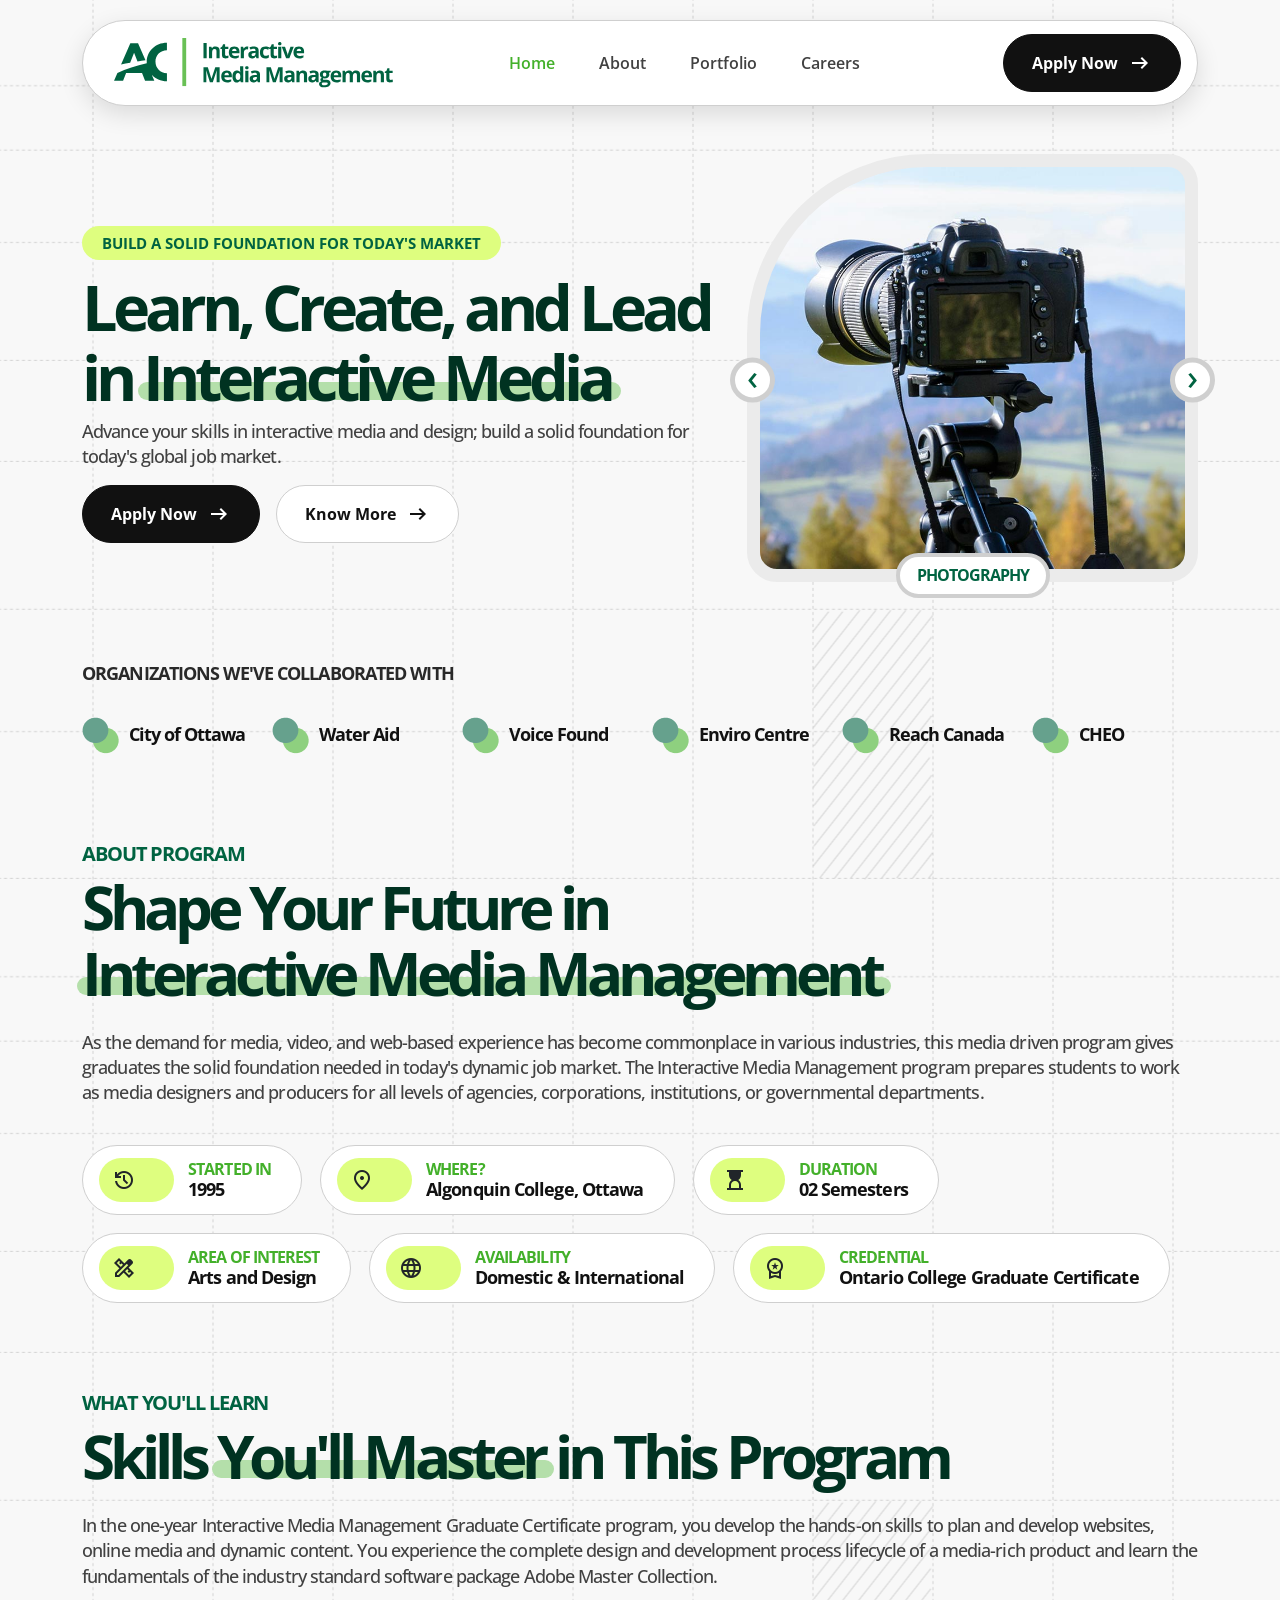
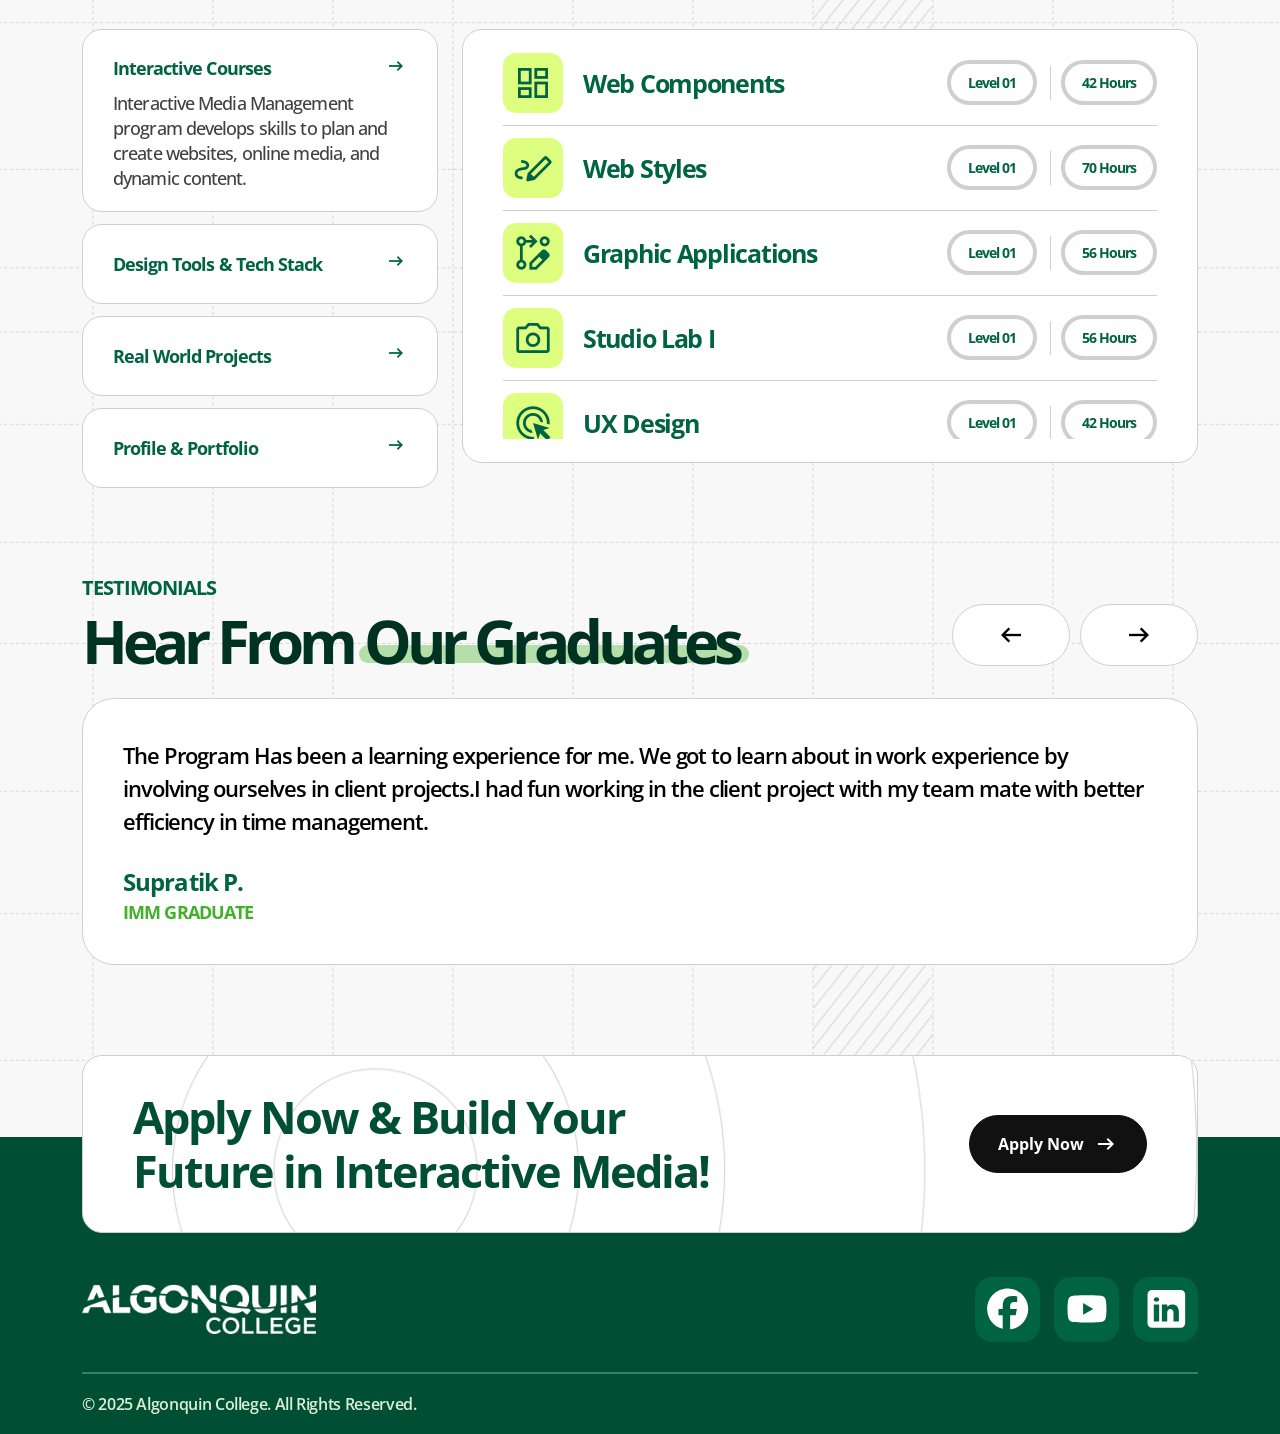
<file: index.html>
<!--                                                                     
  ___  __  __  __  __ 
 |_ _||  \/  ||  \/  |
  | ||| |\/| || |\/| |
  | ||| |  | || |  | |
 |___||_|  |_||_|  |_|  
-->
<!DOCTYPE html>
<html lang="en">
<head>
    <meta charset="UTF-8">
    <meta name="viewport" content="width=device-width, initial-scale=1.0">
    <meta name="description" content="Interactive Media Management - Algonquin College">
    <meta name="author" content="">
	<title>Home | Interactive Media Management</title>
    <link rel="icon" type="image/png" href="assets/images/favicon.ico">
    <!-- Google Fonts -->
    <link rel="preconnect" href="https://fonts.googleapis.com">
    <link rel="preconnect" href="https://fonts.gstatic.com" crossorigin>
    <link href="https://fonts.googleapis.com/css2?family=Open+Sans:ital,wght@0,300..800;1,300..800&display=swap" rel="stylesheet">
    <!-- Google Icons -->
    <link href="https://fonts.googleapis.com/css2?family=Material+Symbols+Outlined" rel="stylesheet" />
    <!-- Bootstrap CSS -->
    <link href="assets/css/bootstrap/bootstrap.min.css" rel="stylesheet">
    <!-- Owl Carousel CSS -->
    <link rel="stylesheet" href="assets/css/owl-carousel/owl.carousel.min.css">
    <link rel="stylesheet" href="assets/css/owl-carousel/owl.theme.default.min.css">
    <!-- Custom CSS -->
    <link rel="stylesheet" href="assets/css/custom/theme.css">
</head>
<body>

    <!-- Header: Logo, Menu, Hamburger etc. -->
    <header>
        <section class="">
            <div class="container">
                <div class="header">
                    <div class="main-header">
                        <div class="logo d-inline-flex">
                            <a href="index.html" class="d-inline-flex">
                                <img src="assets/images/logo-imm.svg" alt="Interactive Media Management Logo">
                            </a>
                        </div>
                        <div class="navigation">
                            <nav>
                                <div class="main-menu">
                                    <div class="close-menu">
                                        <a href="#" onclick="mobileNavigationOff()">
                                            <span class="material-symbols-outlined">
                                                close
                                                </span>
                                        </a>
                                    </div>
                                    <ul class="no-style-list p-0 m-0 theme-menu">
                                        <li><a class="active" href="index.html">Home</a></li>
                                        <li><a href="about.html">About</a></li>
                                        <li><a href="portfolio.html">Portfolio</a></li>
                                        <li><a href="careers.html">Careers</a></li>
                                    </ul>
                                    <div class="d-block d-lg-none mt-5 px-3">
                                        <a href="https://www.ontariocolleges.ca/en/apply-now?collegeCode=ALGO&programCode=0300X01F" class="theme-button black w-100" target="_blank">
                                            <span class="theme-button-text">Apply Now</span>
                                            <span class="material-symbols-outlined">arrow_right_alt</span>
                                        </a>
                                    </div>
                                </div>
                            </nav>
                        </div>
                        <div class="header-icons">
                            <div class="hamburger">
                                <a href="#" onclick="mobileNavigationOn()"><span class="material-symbols-outlined">
                                    menu
                                    </span>
                                </a>
                            </div>
                            <div class="ps-2 d-none d-lg-block">
                                <a href="https://www.ontariocolleges.ca/en/apply-now?collegeCode=ALGO&programCode=0300X01F" class="theme-button black" target="_blank">
                                    <span class="theme-button-text">Apply Now</span>
                                    <span class="material-symbols-outlined">arrow_right_alt</span>
                                </a>
                            </div>
                        </div>
                    </div>
                </div>
            </div>
        </section>
    </header>
    <!-- Main -->
     <main>
        <section class="">
            <div class="container">
                <div class="row align-items-center my-5">
                    <div class="col-md-7">
                        <div class="hero-text">
                            <span class="banner-highlights">BUILD A SOLID FOUNDATION FOR TODAY'S MARKET</span>
                            <h1 class="banner-heading mt-2 pt-1 mb-2">Learn, Create, and Lead in <span class="banner-text-highlight">Interactive Media</span></h1>
                            <p class="body-text mt-3 mt-md-0">Advance your skills in interactive media and design; build a solid foundation for today's global job market.</p>
                            <div class="d-flex mt-4 mt-md-3">                           
                                <a href="https://www.ontariocolleges.ca/en/apply-now?collegeCode=ALGO&programCode=0300X01F" target="_blank"  class="theme-button black me-3">
                                    <span class="theme-button-text">Apply Now</span>
                                    <span class="material-symbols-outlined">arrow_right_alt</span>
                                </a>
                                <a href="about.html" class="theme-button white">
                                    <span class="theme-button-text">Know More</span>
                                    <span class="material-symbols-outlined">arrow_right_alt</span>
                                </a>
                            </div>
                        </div>
                    </div>
                    <div class="col-md-5 mt-5 mt-md-0">
                        <div class="hero-slider">
                            <div class="owl-carousel owl-theme hero-owl">
                                <div class="item">
                                    <div class="hero-slider-image" style="background-image: url('assets/images/photography.jpg');">
                                        <h3 class="hero-slider-text">PHOTOGRAPHY</h3>
                                    </div>
                                </div>
                                <div class="item">
                                    <div class="hero-slider-image" style="background-image: url('assets/images/videography.jpg');">
                                        <h3 class="hero-slider-text">VIDEOGRAPHY</h3>
                                    </div>
                                </div>
                                <div class="item">
                                    <div class="hero-slider-image" style="background-image: url('assets/images/web.jpg');">
                                        <h3 class="hero-slider-text">WEB</h3>
                                    </div>
                                </div>
                                <div class="item">
                                    <div class="hero-slider-image" style="background-image: url('assets/images/design.jpg');">
                                        <h3 class="hero-slider-text">UI/UX DESIGN</h3>
                                    </div>
                                </div>
                                <div class="item">
                                    <div class="hero-slider-image" style="background-image: url('assets/images/motion.jpg');">
                                        <h3 class="hero-slider-text">MOTION GRAPHICS</h3>
                                    </div>
                                </div>
                            </div>
                        </div>
                    </div>
                </div>
            </div>
        </section>
        <section>
            <div class="container">
                <div class="">
                    <h3 class="heading-tiny">ORGANIZATIONS WE'VE COLLABORATED WITH</h3>
                </div>
                <div class="row">
                    <div class="col-6 col-md-4 col-xl-2">
                        <div class="company-box">
                            <div class="company-image">
                                <img src="assets/images/company-logo.png" alt="Company 1" class="img-fluid">
                            </div>
                            <h3 class="company-name">City of Ottawa</h3>
                        </div>
                    </div>
                    <div class="col-6 col-md-4 col-xl-2">
                        <div class="company-box">
                            <div class="company-image">
                                <img src="assets/images/company-logo.png" alt="Company 1" class="img-fluid">
                            </div>
                            <h3 class="company-name">Water Aid</h3>
                        </div>
                    </div>
                    <div class="col-6 col-md-4 col-xl-2">
                        <div class="company-box">
                            <div class="company-image">
                                <img src="assets/images/company-logo.png" alt="Company 1" class="img-fluid">
                            </div>
                            <h3 class="company-name">Voice Found</h3>
                        </div>
                    </div>
                    <div class="col-6 col-md-4 col-xl-2">
                        <div class="company-box">
                            <div class="company-image">
                                <img src="assets/images/company-logo.png" alt="Company 1" class="img-fluid">
                            </div>
                            <h3 class="company-name">Enviro Centre</h3>
                        </div>
                    </div>
                    <div class="col-6 col-md-4 col-xl-2">
                        <div class="company-box">
                            <div class="company-image">
                                <img src="assets/images/company-logo.png" alt="Company 1" class="img-fluid">
                            </div>
                            <h3 class="company-name">Reach Canada</h3>
                        </div>
                    </div>
                    <div class="col-6 col-md-4 col-xl-2">
                        <div class="company-box">
                            <div class="company-image">
                                <img src="assets/images/company-logo.png" alt="Company 1" class="img-fluid">
                            </div>
                            <h3 class="company-name">CHEO</h3>
                        </div>
                    </div>
                </div>
            </div>
        </section>
        <section>
            <div class="container pt-4 mt-4 mt-md-3 pt-md-5">
                <div class="pt-4">
                    <h3 class="heading-medium">ABOUT PROGRAM</h3>
                    <h2 class="heading-text mt-2">Shape Your Future in  <span class="heading-text-highlight">Interactive Media Management</span></h2>
                    <p class="body-text pt-3">As the demand for media, video, and web-based experience has become commonplace in various industries, this media driven program gives graduates the solid foundation needed in today's dynamic job market. The Interactive Media Management program prepares students to work as media designers and producers for all levels of agencies, corporations, institutions, or governmental departments.</p>
                </div>
                <div class="about-boxes pt-4">
                    <div class="about-box">
                        <div class="about-icon">
                            <span class="material-symbols-outlined">history</span>
                        </div>
                        <div class="about-text">
                            <h3 class="about-head">STARTED IN</h3>
                            <h4 class="about-desc">1995</h4>
                        </div>
                    </div>
                    <div class="about-box">
                        <div class="about-icon">
                            <span class="material-symbols-outlined">location_on</span>
                        </div>
                        <div class="about-text">
                            <h3 class="about-head">WHERE?</h3>
                            <h4 class="about-desc">Algonquin College, Ottawa</h4>
                        </div>
                    </div>
                    <div class="about-box">
                        <div class="about-icon">
                            <span class="material-symbols-outlined">hourglass_top</span>
                        </div>
                        <div class="about-text">
                            <h3 class="about-head">DURATION</h3>
                            <h4 class="about-desc">02 Semesters</h4>
                        </div>
                    </div>
                    <div class="about-box">
                        <div class="about-icon">
                            <span class="material-symbols-outlined">design_services</span>
                        </div>
                        <div class="about-text">
                            <h3 class="about-head">AREA OF INTEREST</h3>
                            <h4 class="about-desc">Arts and Design</h4>
                        </div>
                    </div>
                    <div class="about-box">
                        <div class="about-icon">
                            <span class="material-symbols-outlined">language</span>
                        </div>
                        <div class="about-text">
                            <h3 class="about-head">AVAILABILITY</h3>
                            <h4 class="about-desc">Domestic & International</h4>
                        </div>
                    </div>
                    <div class="about-box">
                        <div class="about-icon">
                            <span class="material-symbols-outlined">workspace_premium</span>
                        </div>
                        <div class="about-text">
                            <h3 class="about-head">CREDENTIAL</h3>
                            <h4 class="about-desc">Ontario College Graduate Certificate</h4>
                        </div>
                    </div>
                </div>
            </div>
        </section>
        <section>
            <div class="container pt-4 mt-4 mt-md-3 pt-md-5">
                <div class="pt-4">
                    <h3 class="heading-medium">WHAT YOU'LL LEARN</h3>
                    <h2 class="heading-text mt-2">Skills  <span class="heading-text-highlight">You'll Master</span> in This Program</h2>
                    <p class="body-text pt-3">In the one-year Interactive Media Management Graduate Certificate program, you develop the hands-on skills to plan and develop websites, online media and dynamic content. You experience the complete design and development process lifecycle of a media-rich product and learn the fundamentals of the industry standard software package Adobe Master Collection.</p>
                </div>
                <div class="pt-4">
                    <div class="row">
                        <div class="col-md-12 col-lg-4">
                            <div class="left-panel">
                                <div class="accordion-box">
                                    <div class="accordion-header" data-tab="tab1">
                                        <h3 class="accordion-heading">Interactive Courses</h3>
                                        <span class="arrow">
                                            <span class="material-symbols-outlined">arrow_right_alt</span>
                                        </span>
                                    </div>
                                    <div class="accordion-content">
                                        <p class="body-text mb-0">Interactive Media Management program develops skills to plan and create websites, online media, and dynamic content.</p>
                                    </div>
                                </div>   
                                <div class="accordion-box">
                                    <div class="accordion-header" data-tab="tab2">
                                        <h3 class="accordion-heading">Design Tools & Tech Stack</h3>
                                        <span class="arrow">
                                            <span class="material-symbols-outlined">arrow_right_alt</span>
                                        </span>
                                    </div>
                                    <div class="accordion-content">
                                        <p class="body-text mb-0">You experience the complete design and development process lifecycle of a media-rich product.</p>
                                    </div>
                                </div>   
                                <div class="accordion-box">
                                    <div class="accordion-header" data-tab="tab3">
                                        <h3 class="accordion-heading">Real World Projects</h3>
                                        <span class="arrow">
                                            <span class="material-symbols-outlined">arrow_right_alt</span>
                                        </span>
                                    </div>
                                    <div class="accordion-content">
                                        <p class="body-text mb-0">Throughout the program, as you apply your skills on solo projects and team-based applications.</p>
                                    </div>
                                </div>   
                                <div class="accordion-box">
                                    <div class="accordion-header" data-tab="tab4">
                                        <h3 class="accordion-heading">Profile & Portfolio</h3>
                                        <span class="arrow">
                                            <span class="material-symbols-outlined">arrow_right_alt</span>
                                        </span>
                                    </div>
                                    <div class="accordion-content">
                                        <p class="body-text mb-0">Interactive Media Management helps build a strong profile and portfolio, showcasing your skills to land your dream job.</p>
                                    </div>
                                </div>   
                            </div>
                        </div>                
                        <div class="col-md-12 col-lg-8 mt-4 mt-lg-0">
                            <div class="right-panel">
                                <div id="tab1" class="tab-content active">
                                    <div class="course-box-wrap">
                                        <div class="course-box">
                                            <div class="course-icon">
                                                <span class="material-symbols-outlined">dashboard</span>
                                            </div>
                                            <div class="course-text">
                                                <h3 class="course-heading">Web Components</h3>
                                            </div>
                                        </div>
                                        <div class="course-box-tags">
                                            <span class="course-tag theme-tag">Level 01</span>
                                            <span class="course-tag theme-tag">42 Hours</span>
                                        </div>
                                    </div>
                                    
                                    <div class="course-box-wrap">
                                        <div class="course-box">
                                            <div class="course-icon">
                                                <span class="material-symbols-outlined">stylus_note</span>
                                            </div>
                                            <div class="course-text">
                                                <h3 class="course-heading">Web Styles</h3>
                                            </div>
                                        </div>
                                        <div class="course-box-tags">
                                            <span class="course-tag theme-tag">Level 01</span>
                                            <span class="course-tag theme-tag">70 Hours</span>
                                        </div>
                                    </div>
                                    
                                    <div class="course-box-wrap">
                                        <div class="course-box">
                                            <div class="course-icon">
                                                <span class="material-symbols-outlined">rebase_edit</span>
                                            </div>
                                            <div class="course-text">
                                                <h3 class="course-heading">Graphic Applications</h3>
                                            </div>
                                        </div>
                                        <div class="course-box-tags">
                                            <span class="course-tag theme-tag">Level 01</span>
                                            <span class="course-tag theme-tag">56 Hours</span>
                                        </div>
                                    </div>
                                    
                                    <div class="course-box-wrap">
                                        <div class="course-box">
                                            <div class="course-icon">
                                                <span class="material-symbols-outlined">photo_camera</span>
                                            </div>
                                            <div class="course-text">
                                                <h3 class="course-heading">Studio Lab I</h3>
                                            </div>
                                        </div>
                                        <div class="course-box-tags">
                                            <span class="course-tag theme-tag">Level 01</span>
                                            <span class="course-tag theme-tag">56 Hours</span>
                                        </div>
                                    </div>
                                    
                                    <div class="course-box-wrap">
                                        <div class="course-box">
                                            <div class="course-icon">
                                                <span class="material-symbols-outlined">ads_click</span>
                                            </div>
                                            <div class="course-text">
                                                <h3 class="course-heading">UX Design</h3>
                                            </div>
                                        </div>
                                        <div class="course-box-tags">
                                            <span class="course-tag theme-tag">Level 01</span>
                                            <span class="course-tag theme-tag">42 Hours</span>
                                        </div>
                                    </div>
                                    
                                    <div class="course-box-wrap">
                                        <div class="course-box">
                                            <div class="course-icon">
                                                <span class="material-symbols-outlined">video_file</span>
                                            </div>
                                            <div class="course-text">
                                                <h3 class="course-heading">Video Composition</h3>
                                            </div>
                                        </div>
                                        <div class="course-box-tags">
                                            <span class="course-tag theme-tag">Level 01</span>
                                            <span class="course-tag theme-tag">56 Hours</span>
                                        </div>
                                    </div>
                                    <div class="course-box-wrap">
                                        <div class="course-box">
                                            <div class="course-icon">
                                                <span class="material-symbols-outlined">animation</span>
                                            </div>
                                            <div class="course-text">
                                                <h3 class="course-heading">Motion Graphic Effects</h3>
                                            </div>
                                        </div>
                                        <div class="course-box-tags">
                                            <span class="course-tag theme-tag">Level 02</span>
                                            <span class="course-tag theme-tag">42 Hours</span>
                                        </div>
                                    </div>
                                    
                                    <div class="course-box-wrap">
                                        <div class="course-box">
                                            <div class="course-icon">
                                                <span class="material-symbols-outlined">developer_mode_tv</span>
                                                
                                            </div>
                                            <div class="course-text">
                                                <h3 class="course-heading">Client-Side Development</h3>
                                            </div>
                                        </div>
                                        <div class="course-box-tags">
                                            <span class="course-tag theme-tag">Level 02</span>
                                            <span class="course-tag theme-tag">56 Hours</span>
                                        </div>
                                    </div>
                                    
                                    <div class="course-box-wrap">
                                        <div class="course-box">
                                            <div class="course-icon">
                                                <span class="material-symbols-outlined">add_a_photo</span>
                                            </div>
                                            <div class="course-text">
                                                <h3 class="course-heading">Studio Lab II</h3>
                                            </div>
                                        </div>
                                        <div class="course-box-tags">
                                            <span class="course-tag theme-tag">Level 02</span>
                                            <span class="course-tag theme-tag">42 Hours</span>
                                        </div>
                                    </div>
                                    
                                    <div class="course-box-wrap">
                                        <div class="course-box">
                                            <div class="course-icon">
                                                <span class="material-symbols-outlined">database_search</span>
                                            </div>
                                            <div class="course-text">
                                                <h3 class="course-heading">Database and Server-Side Development</h3>
                                            </div>
                                        </div>
                                        <div class="course-box-tags">
                                            <span class="course-tag theme-tag">Level 02</span>
                                            <span class="course-tag theme-tag">42 Hours</span>
                                        </div>
                                    </div>
                                    
                                    <div class="course-box-wrap">
                                        <div class="course-box">
                                            <div class="course-icon">
                                                <span class="material-symbols-outlined">work</span>
                                            </div>
                                            <div class="course-text">
                                                <h3 class="course-heading">Client Projects</h3>
                                            </div>
                                        </div>
                                        <div class="course-box-tags">
                                            <span class="course-tag theme-tag">Level 02</span>
                                            <span class="course-tag theme-tag">84 Hours</span>
                                        </div>
                                    </div>
                                </div>
                                <div id="tab2" class="tab-content">
                                    <div class="course-box-wrap">
                                        <div class="course-box">
                                            <div class="course-icon">
                                                <img src="assets/images/software/ps.png" alt="Photoshop" class="course-img">
                                            </div>
                                            <div class="course-text">
                                                <h3 class="course-heading">Photoshop</h3>
                                            </div>
                                        </div>
                                    </div>
                                    <div class="course-box-wrap">
                                        <div class="course-box">
                                            <div class="course-icon">
                                                <img src="assets/images/software/ai.png" alt="Adobe Illustrator" class="course-img">
                                            </div>
                                            <div class="course-text">
                                                <h3 class="course-heading">Adobe Illustrator</h3>
                                            </div>
                                        </div>
                                    </div>
                                    <div class="course-box-wrap">
                                        <div class="course-box">
                                            <div class="course-icon">
                                                <img src="assets/images/software/pr.png" alt="Premiere Pro" class="course-img">
                                            </div>
                                            <div class="course-text">
                                                <h3 class="course-heading">Premiere Pro</h3>
                                            </div>
                                        </div>
                                    </div>
                                    <div class="course-box-wrap">
                                        <div class="course-box">
                                            <div class="course-icon">
                                                <img src="assets/images/software/id.png" alt="InDesign" class="course-img">
                                            </div>
                                            <div class="course-text">
                                                <h3 class="course-heading">InDesign</h3>
                                            </div>
                                        </div>
                                    </div>
                                    <div class="course-box-wrap">
                                        <div class="course-box">
                                            <div class="course-icon">
                                                <img src="assets/images/software/ae.png" alt="After Effects" class="course-img">
                                            </div>
                                            <div class="course-text">
                                                <h3 class="course-heading">After Effects</h3>
                                            </div>
                                        </div>
                                    </div>
                                    <div class="course-box-wrap">
                                        <div class="course-box">
                                            <div class="course-icon">
                                                <img src="assets/images/software/figma.png" alt="Figma" class="course-img">
                                            </div>
                                            <div class="course-text">
                                                <h3 class="course-heading">Figma</h3>
                                            </div>
                                        </div>
                                    </div>
                                    <div class="course-box-wrap">
                                        <div class="course-box">
                                            <div class="course-icon">
                                                <img src="assets/images/software/html.png" alt="html" class="course-img">
                                            </div>
                                            <div class="course-text">
                                                <h3 class="course-heading">HTML</h3>
                                            </div>
                                        </div>
                                    </div>
                                    <div class="course-box-wrap">
                                        <div class="course-box">
                                            <div class="course-icon">
                                                <img src="assets/images/software/css.png" alt="CSS" class="course-img">
                                            </div>
                                            <div class="course-text">
                                                <h3 class="course-heading">CSS</h3>
                                            </div>
                                        </div>
                                    </div>
                                </div>
                                <div id="tab3" class="tab-content">
                                    <div class="row">
                                        <div class="col-md-12">
                                            <h3 class="accordion-heading pb-3">Hands-On Projects</h3>
                                            <p class="body-text mb-0">Gain hands-on experience by working on solo and team-based projects that reflect real industry challenges. Throughout the program, you'll refine your problem-solving skills, collaborate with peers, and build a professional portfolio.</p>
                                        </div>
                                        <div class="col-md-6 mt-4">
                                            <img src="assets/images/bike-dump.jpg" alt="Bike Dump" class="img-fluid rounded">
                                        </div>
                                        <div class="col-md-6 mt-4">
                                            <img src="assets/images/maplebrook.jpg" alt="Maplebrook" class="img-fluid rounded">
                                        </div>
                                    </div>
                                </div>
                                <div id="tab4" class="tab-content">
                                    <div class="row">
                                        <div class="col-md-12">
                                            <h3 class="accordion-heading pb-3">Professional Portfolio & Profile</h3>
                                            <p class="body-text mb-0">Build a compelling professional profile and portfolio that highlights your skills, creativity, and expertise. The Interactive Media Management program equips you with the tools to showcase your best work, helping you stand out in the industry and secure your dream job.</p>
                                        </div>
                                        <div class="col-md-6 mt-4">
                                            <img src="assets/images/resume.jpg" alt="Resume" class="img-fluid rounded">
                                        </div>
                                        <div class="col-md-6 mt-4">
                                            <img src="assets/images/portfolio.jpg" alt="Portfolio" class="img-fluid rounded">
                                        </div>
                                    </div>
                                </div>
                            </div>
                        </div>
                    </div>
                </div>
            </div>
        </section>
        <section>
            <div class="container pt-4 mt-4 mt-md-3 pt-md-5">
                <div class="pt-4">
                    <div class="position-relative owl-heading-btns">
                        <div class="">
                            <h3 class="heading-medium">TESTIMONIALS</h3>
                            <h2 class="heading-text mt-2">Hear From <span class="heading-text-highlight">Our Graduates</span></h2>
                        </div>
                        <div class="testimonials pt-3">
                            <div class="owl-carousel owl-theme testimonials-owl theme-arrow">
                                <div class="item">
                                    <div class="testimonials-box">
                                        <p class="testimonials-quote">The Program Has been a learning experience for me. We got to learn about in work experience by involving ourselves in client projects.I had fun working in the client project with my team mate with better efficiency in time management.</p>
                                        <h3 class="heading-24 green">Supratik P.</h3>
                                        <h4 class="heading-17">IMM GRADUATE</h4>
                                    </div>
                                </div>
                                <div class="item">
                                    <div class="testimonials-box">
                                        <p class="testimonials-quote">This program has not only given me the knowledge needed in the workplace but also the skills. It was truly a great experience! In a short time, the interactive multimedia program has provided me with various tools needed in the workplace. I very much enjoyed this program! Thank you for the experience!</p>
                                        <h3 class="heading-24 green">Tracy K.</h3>
                                        <h4 class="heading-17">IMM GRADUATE</h4>
                                    </div>
                                </div>
                                <div class="item">
                                    <div class="testimonials-box">
                                        <p class="testimonials-quote">The Interactive Multimedia course is an excellent program, the professors are always there for us providing ever so needed advice or help. The course material is very robust and keeps up with the ever changing technological times. I'm really glad I chose this program, I'm loving every moment of it!</p>
                                        <h3 class="heading-24 green">Leighton R.</h3>
                                        <h4 class="heading-17">IMM GRADUATE</h4>
                                    </div>
                                </div>
                                <div class="item">
                                    <div class="testimonials-box">
                                        <p class="testimonials-quote">In fact I am really lucky to have taken this program here at Algonquin College. As an international student, I will be ready to make difference in my career in my future jobs when I go back to Brazil. Thank you.</p>
                                        <h3 class="heading-24 green">Wilson F.</h3>
                                        <h4 class="heading-17">IMM GRADUATE</h4>
                                    </div>
                                </div>
                            </div>
                        </div>
                    </div>
                </div>
            </div>
        </section>
        <section class="overlap-footer">
            <div class="container pt-4 mt-4 mt-md-3 pt-md-5">
                <div class="pt-4">
                    <div class="cta-wrap">
                        <div class="row align-items-center">
                            <div class="col-md-7">
                                <h2 class="cta-heading-text">Apply Now & Build Your Future in Interactive Media!</h2>
                            </div>
                            <div class="col-md-5">
                                <div class="d-flex justify-content-start justify-content-md-end mt-3 mt-md-0">
                                    <a href="https://www.ontariocolleges.ca/en/apply-now?collegeCode=ALGO&programCode=0300X01F" target="_blank" class="theme-button black">
                                        <span class="theme-button-text">Apply Now</span>
                                        <span class="material-symbols-outlined">arrow_right_alt</span>
                                    </a>
                                </div>
                            </div>
                        </div>
                    </div>
                </div>
            </div>
        </section>
     </main>
     <footer class="footer top-space">
        <section>
            <div class="container">
                <div class="row align-items-center">
                    <div class="col-6">
                        <div class="footer-logo">
                            <a href="index.html">
                                <img src="assets/images/ac-logo-white.png" alt="Interactive Media Management Logo" class="img-fluid">
                            </a>
                        </div>
                    </div>
                    <div class="col-6">
                        <ul class="footer-social">
                            <li><a href="#"><svg xmlns="http://www.w3.org/2000/svg" width="42" height="42" viewBox="0 0 42 42" fill="none"><path d="M41.1998 20.9321C41.1998 9.5919 32.0066 0.398682 20.6664 0.398682C9.32616 0.398682 0.132935 9.5919 0.132935 20.9321C0.132935 30.5615 6.76276 38.6418 15.7063 40.861V27.2071H11.4723V20.9321H15.7063V18.2283C15.7063 11.2395 18.8693 8.00015 25.7307 8.00015C27.0317 8.00015 29.2764 8.25559 30.1947 8.5102V14.198C29.7101 14.147 28.8682 14.1216 27.8227 14.1216C24.456 14.1216 23.155 15.3971 23.155 18.7128V20.9321H29.862L28.7097 27.2071H23.155V41.3152C33.3223 40.0873 41.2006 31.4304 41.2006 20.9321H41.1998Z" fill="white"/></svg></a></li>
                            <li><a href="#"><svg xmlns="http://www.w3.org/2000/svg" width="40" height="28" viewBox="0 0 40 28" fill="none"><path fill-rule="evenodd" clip-rule="evenodd" d="M35.2204 1.11071C36.8977 1.55969 38.2157 2.87775 38.6647 4.55499C39.4793 7.59198 39.4793 13.9321 39.4793 13.9321C39.4793 13.9321 39.4793 20.2723 38.6647 23.3093C38.2157 24.9865 36.8977 26.3046 35.2204 26.7536C32.1834 27.5681 20.0002 27.5681 20.0002 27.5681C20.0002 27.5681 7.81695 27.5681 4.77996 26.7536C3.10272 26.3046 1.78466 24.9865 1.33569 23.3093C0.521118 20.2723 0.521118 13.9321 0.521118 13.9321C0.521118 13.9321 0.521118 7.59198 1.33569 4.55499C1.78466 2.87775 3.10272 1.55969 4.77996 1.11071C7.81695 0.296143 20.0002 0.296143 20.0002 0.296143C20.0002 0.296143 32.1834 0.296143 35.2204 1.11071ZM26.2216 13.9321L16.1004 19.7752V8.089L26.2216 13.9321Z" fill="white"/></svg></a></li>
                            <li><a href="#"><svg xmlns="http://www.w3.org/2000/svg" width="46" height="46" viewBox="0 0 46 46" fill="none"><path d="M37.6693 4.11597H8.99733C6.52437 4.11597 4.51733 6.12301 4.51733 8.59597V37.268C4.51733 39.7409 6.52437 41.748 8.99733 41.748H37.6693C40.1423 41.748 42.1493 39.7409 42.1493 37.268V8.59597C42.1493 6.12301 40.1423 4.11597 37.6693 4.11597ZM16.1653 18.452V35.476H10.7893V18.452H16.1653ZM10.7893 13.4971C10.7893 12.2427 11.8645 11.284 13.4773 11.284C15.0901 11.284 16.1026 12.2427 16.1653 13.4971C16.1653 14.7515 15.1618 15.764 13.4773 15.764C11.8645 15.764 10.7893 14.7515 10.7893 13.4971ZM35.8773 35.476H30.5013C30.5013 35.476 30.5013 27.179 30.5013 26.516C30.5013 24.724 29.6053 22.932 27.3653 22.8961H27.2937C25.1253 22.8961 24.2293 24.7419 24.2293 26.516C24.2293 27.3313 24.2293 35.476 24.2293 35.476H18.8533V18.452H24.2293V20.7457C24.2293 20.7457 25.9586 18.452 29.4351 18.452C32.9922 18.452 35.8773 20.898 35.8773 25.8529V35.476Z" fill="white"/></svg></a></li>
                        </ul>
                    </div>
                </div>
            </div>
        </section>
        <section>
            <div class="container">
                <div class="footer-bottom">
                    <p class="footer-bottom-text">&copy; 2025 Algonquin College. All Rights Reserved.</p>
                </div>
            </div>
        </section>
     </footer>
    <!-- jquery -->
    <script src="assets/js/jquery/jquery.min.js"></script>
    <!-- Bootstrap JS -->
    <script src="assets/js/bootstrap/bootstrap.bundle.min.js"></script> 
    <!-- Owl Carousel JS -->
    <script src="assets/js/owl-carousel/owl.carousel.min.js"></script>
    <!-- Custom JS -->
    <script src="assets/js/custom/theme.js"></script>
</body>
</html>
</file>
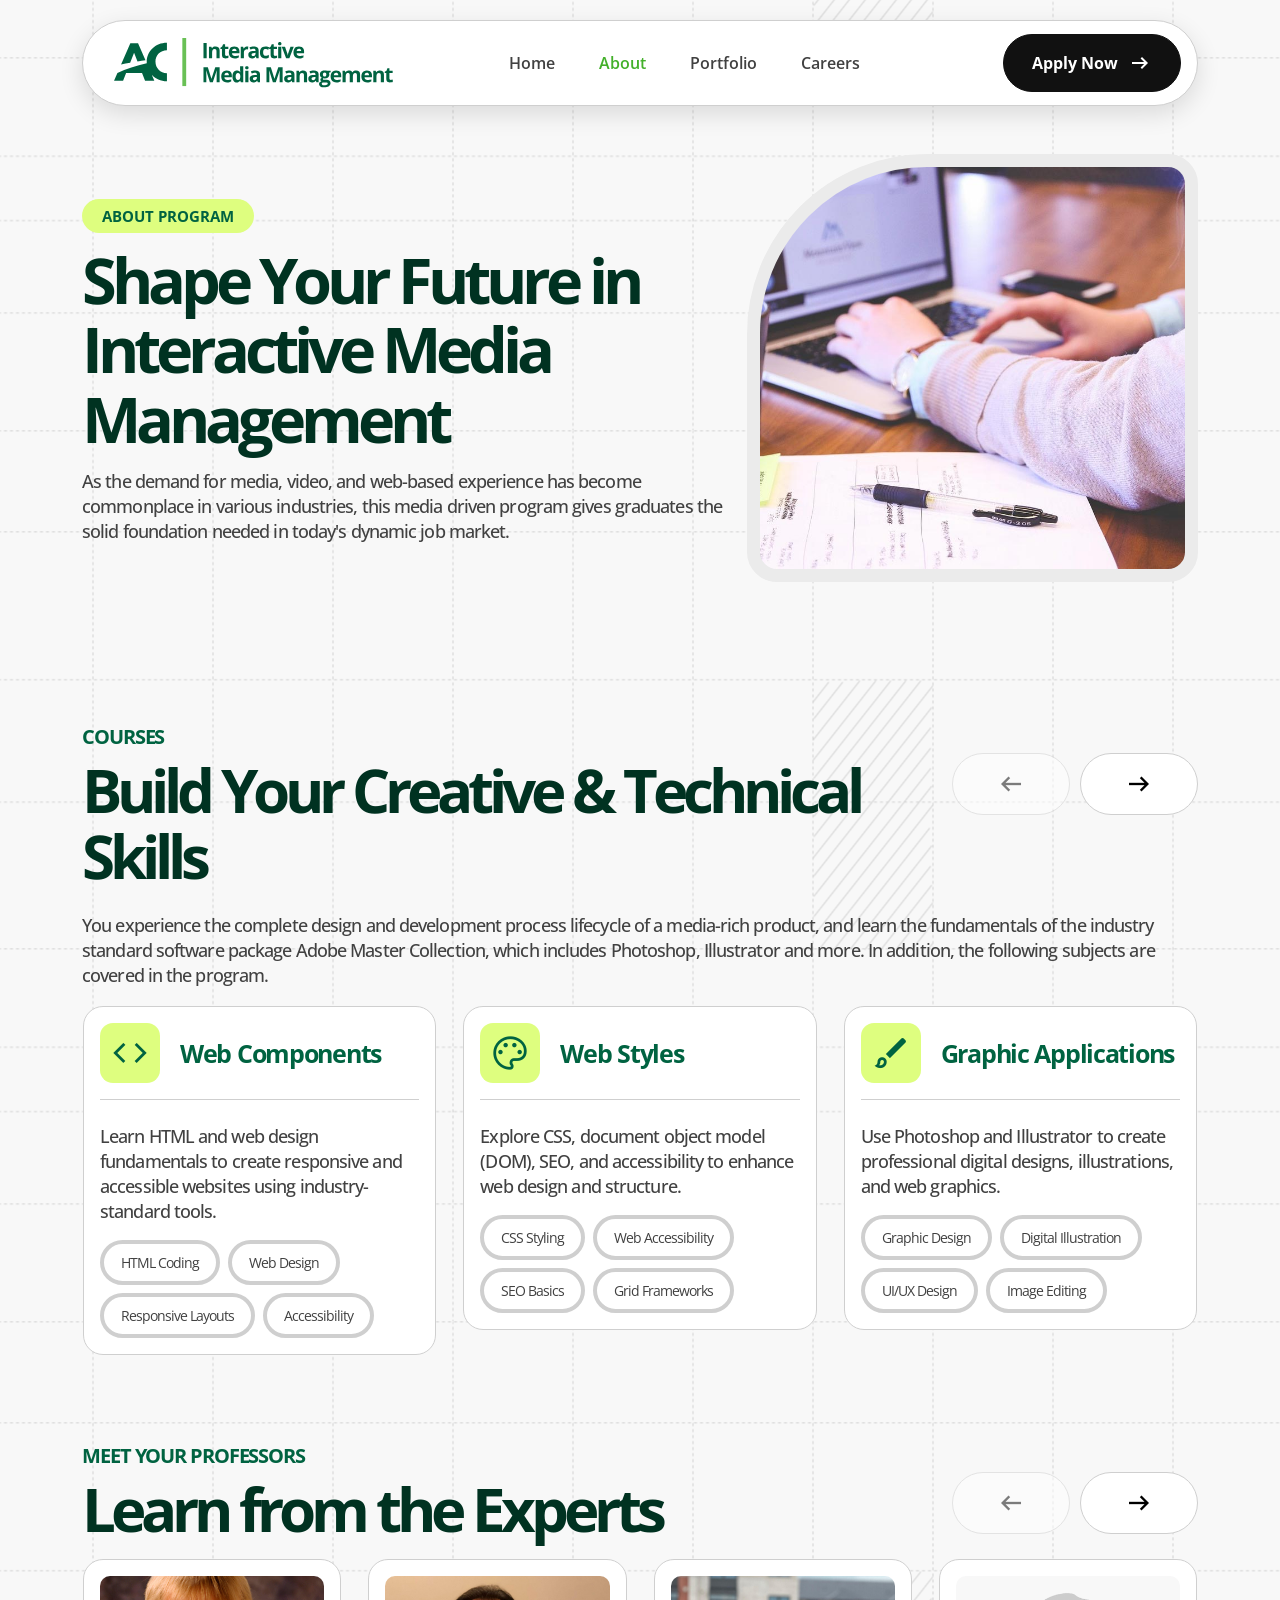
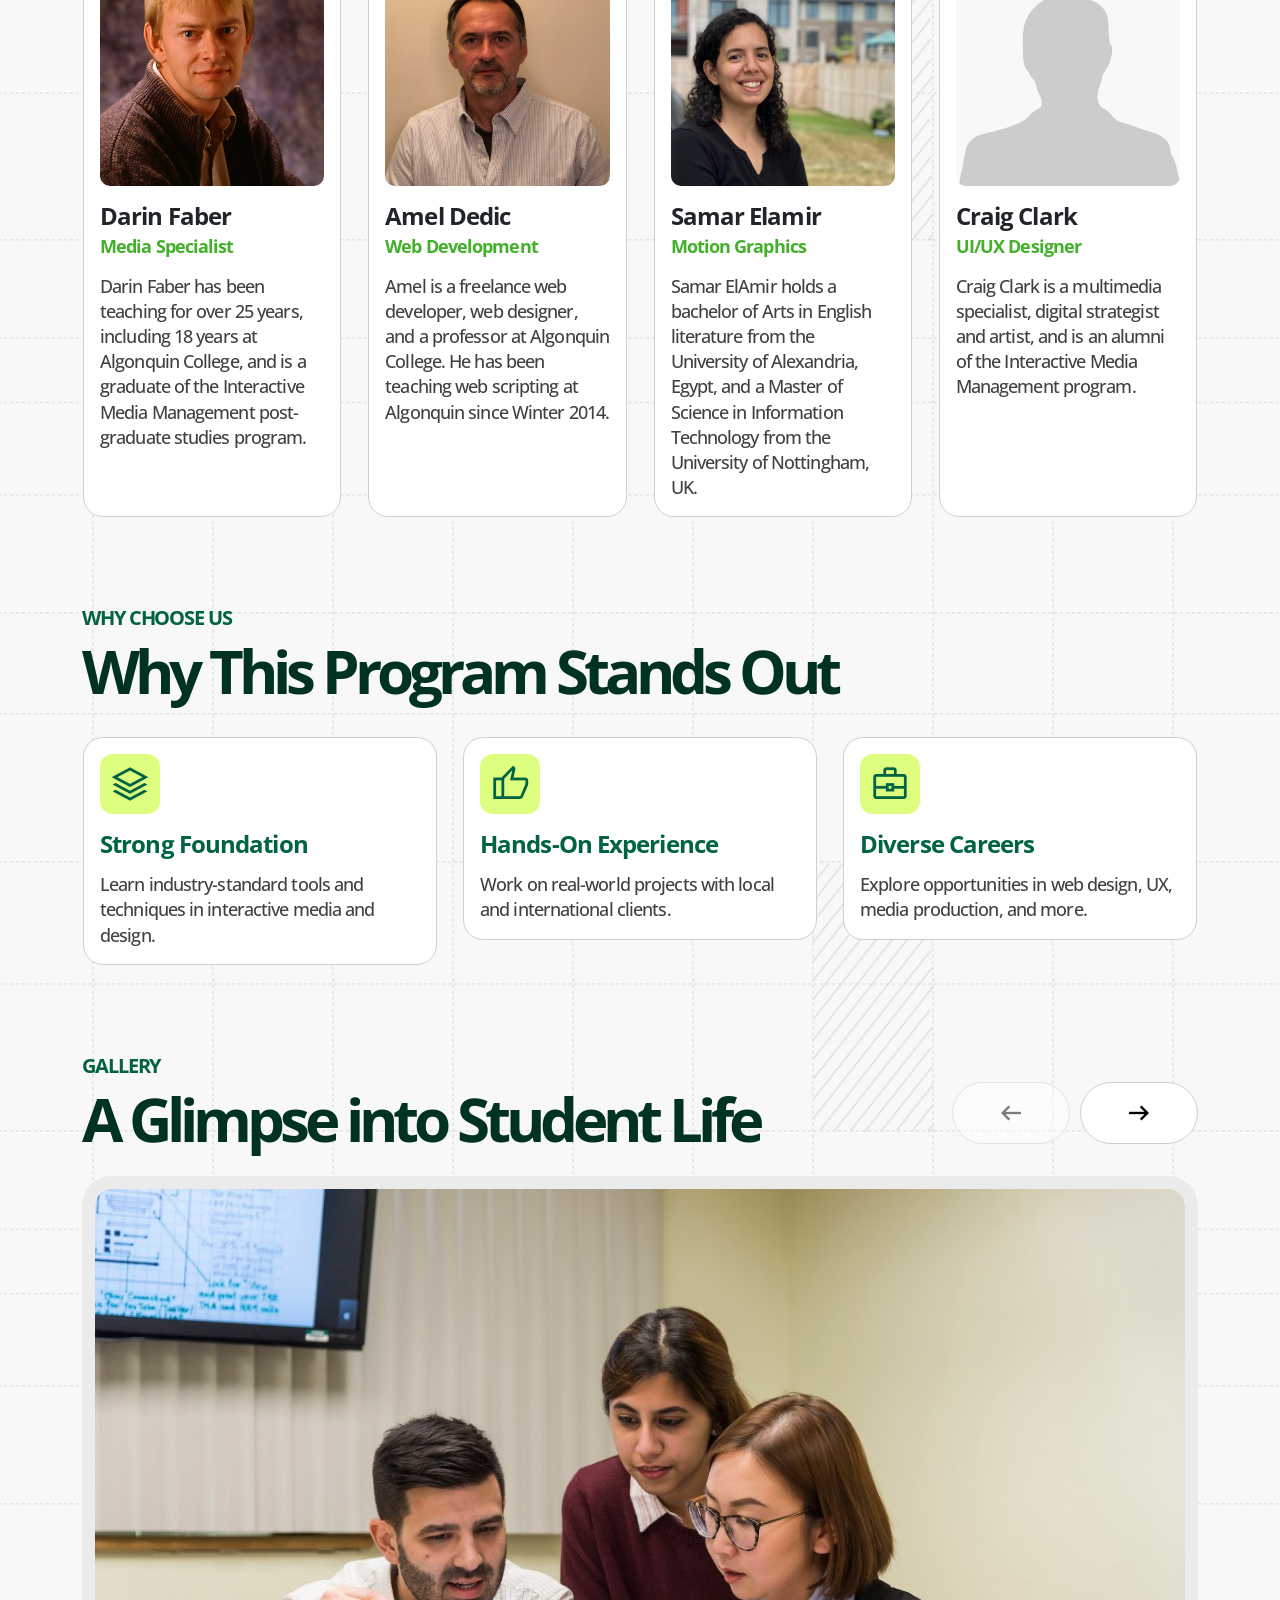
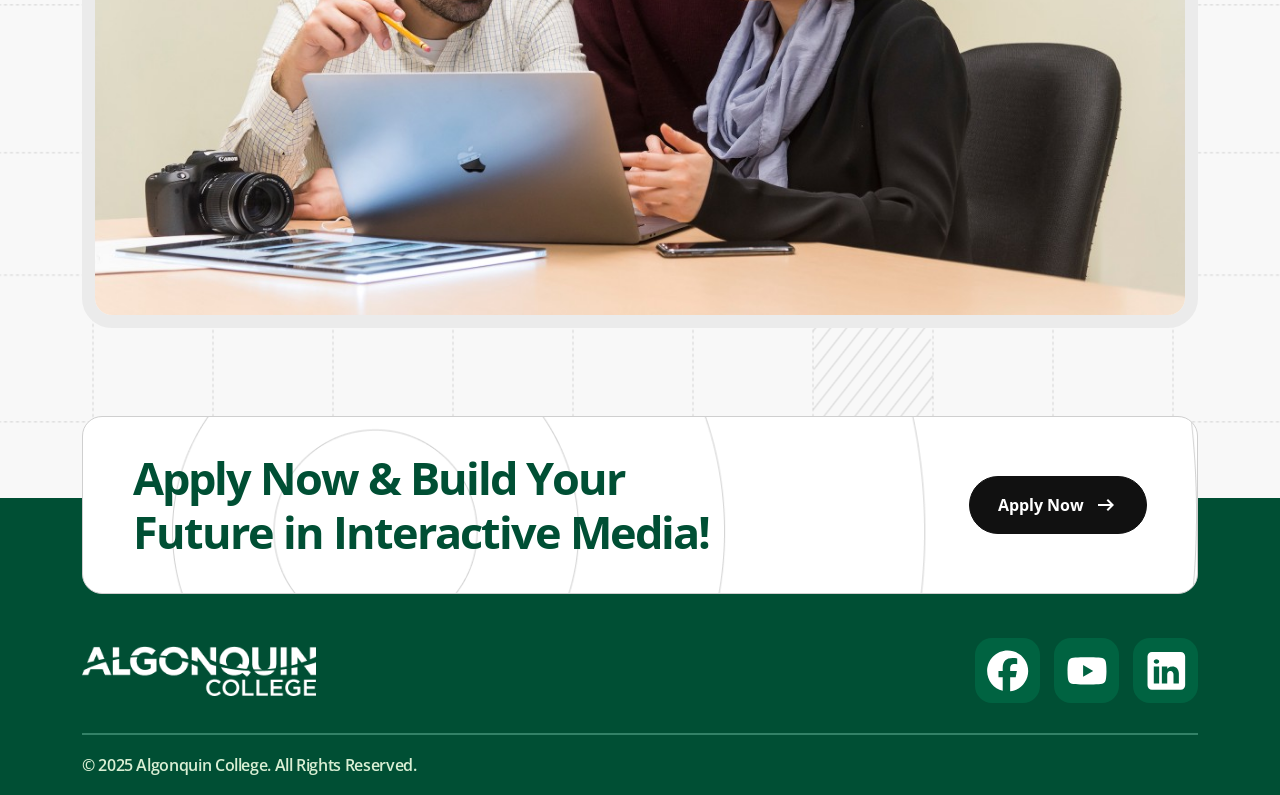
<file: about.html>
<!--                                                                     
  ___  __  __  __  __ 
 |_ _||  \/  ||  \/  |
  | ||| |\/| || |\/| |
  | ||| |  | || |  | |
 |___||_|  |_||_|  |_|  
-->
<!DOCTYPE html>
<html lang="en">
<head>
    <meta charset="UTF-8">
    <meta name="viewport" content="width=device-width, initial-scale=1.0">
    <meta name="description" content="Interactive Media Management - Algonquin College">
    <meta name="author" content="">
	<title>About | Interactive Media Management</title>
    <link rel="icon" type="image/png" href="assets/images/favicon.ico">
    <!-- Google Fonts -->
    <link rel="preconnect" href="https://fonts.googleapis.com">
    <link rel="preconnect" href="https://fonts.gstatic.com" crossorigin>
    <link href="https://fonts.googleapis.com/css2?family=Open+Sans:ital,wght@0,300..800;1,300..800&display=swap" rel="stylesheet">
    <!-- Google Icons -->
    <link href="https://fonts.googleapis.com/css2?family=Material+Symbols+Outlined" rel="stylesheet" />
    <!-- Bootstrap CSS -->
    <link href="assets/css/bootstrap/bootstrap.min.css" rel="stylesheet">
    <!-- Owl Carousel CSS -->
    <link rel="stylesheet" href="assets/css/owl-carousel/owl.carousel.min.css">
    <link rel="stylesheet" href="assets/css/owl-carousel/owl.theme.default.min.css">
    <!-- Custom CSS -->
    <link rel="stylesheet" href="assets/css/custom/theme.css">
</head>
<body>

    <!-- Header: Logo, Menu, Hamburger etc. -->
    <header>
        <section class="">
            <div class="container">
                <div class="header">
                    <div class="main-header">
                        <div class="logo d-inline-flex">
                            <a href="index.html" class="d-inline-flex">
                                <img src="assets/images/logo-imm.svg" alt="Interactive Media Management Logo">
                            </a>
                        </div>
                        <div class="navigation">
                            <nav>
                                <div class="main-menu">
                                    <div class="close-menu">
                                        <a href="#" onclick="mobileNavigationOff()">
                                            <span class="material-symbols-outlined">
                                                close
                                                </span>
                                        </a>
                                    </div>
                                    <ul class="no-style-list p-0 m-0 theme-menu">
                                        <li><a href="index.html">Home</a></li>
                                        <li><a href="about.html">About</a></li>
                                        <li><a href="portfolio.html">Portfolio</a></li>
                                        <li><a href="careers.html">Careers</a></li>
                                    </ul>
                                    <div class="d-block d-lg-none mt-5 px-3">
                                        <a href="https://www.ontariocolleges.ca/en/apply-now?collegeCode=ALGO&programCode=0300X01F" class="theme-button black w-100" target="_blank">
                                            <span class="theme-button-text">Apply Now</span>
                                            <span class="material-symbols-outlined">arrow_right_alt</span>
                                        </a>
                                    </div>
                                </div>
                            </nav>
                        </div>
                        <div class="header-icons">
                            <div class="hamburger">
                                <a href="#" onclick="mobileNavigationOn()"><span class="material-symbols-outlined">
                                    menu
                                    </span>
                                </a>
                            </div>
                            <div class="ps-2 d-none d-lg-block">
                                <a href="https://www.ontariocolleges.ca/en/apply-now?collegeCode=ALGO&programCode=0300X01F" class="theme-button black" target="_blank">
                                    <span class="theme-button-text">Apply Now</span>
                                    <span class="material-symbols-outlined">arrow_right_alt</span>
                                </a>
                            </div>
                        </div>
                    </div>
                </div>
            </div>
        </section>
    </header>
    <!-- Main -->
     <main>
        <section class="">
            <div class="container">
                <div class="row align-items-center my-5">
                    <div class="col-md-7">
                        <div class="inner-hero-text">
                            <span class="inner-banner-highlights">ABOUT PROGRAM</span>
                            <h1 class="inner-banner-heading mt-2 pt-1 mb-3">Shape Your Future in Interactive Media Management</h1>
                            <p class="body-text mt-3 mt-md-0">As the demand for media, video, and web-based experience has become commonplace in various industries, this media driven program gives graduates the solid foundation needed in today's dynamic job market. </p>
                        </div>
                    </div>
                    <div class="col-md-5 mt-4 mt-md-0">
                        <div class="inner-hero-slider">                            
                            <div class="inner-hero-slider-image" style="background-image: url('assets/images/about.jpg');">&nbsp;</div>
                        </div>
                    </div>
                </div>
            </div>
        </section>
        <section class="course-heading-full-width">
            <div class="container pt-4 mt-4 mt-md-3 pt-md-5">
                <div class="pt-4">
                    <div class="position-relative owl-heading-btns">
                        <div class="">
                            <h3 class="heading-medium">COURSES</h3>
                            <h2 class="heading-text mt-2">Build Your Creative & Technical Skills</h2>
                            <p class="body-text pt-3">You experience the complete design and development process lifecycle of a media-rich product, and learn the fundamentals of the industry standard software package Adobe Master Collection, which includes Photoshop, Illustrator and more. In addition, the following subjects are covered in the program.</p>
                        </div>
                        <div class="owl-carousel owl-theme theme-arrow about-coursel-owl">
                            <!-- Web Components -->
                            <div class="item">
                                <div class="theme-box p-3">                            
                                    <div class="course-box">
                                        <div class="course-icon">
                                            <span class="material-symbols-outlined">code</span> <!-- Code Icon -->
                                        </div>
                                        <div class="course-text">
                                            <h3 class="course-heading">Web Components</h3>
                                        </div>
                                    </div>
                                    <div class="mt-3 pt-3 theme-border-top">
                                        <p class="body-text pt-2">Learn HTML and web design fundamentals to create responsive and accessible websites using industry-standard tools.</p>
                                    </div>
                                    <div class="d-flex flex-wrap gap-2">                                
                                        <span class="theme-tag gray">HTML Coding</span>
                                        <span class="theme-tag gray">Web Design</span>
                                        <span class="theme-tag gray">Responsive Layouts</span>
                                        <span class="theme-tag gray">Accessibility</span>
                                    </div>
                                </div>
                            </div>

                            <!-- Web Styles -->
                            <div class="item">
                                <div class="theme-box p-3">                            
                                    <div class="course-box">
                                        <div class="course-icon">
                                            <span class="material-symbols-outlined">palette</span> <!-- Design Icon -->
                                        </div>
                                        <div class="course-text">
                                            <h3 class="course-heading">Web Styles</h3>
                                        </div>
                                    </div>
                                    <div class="mt-3 pt-3 theme-border-top">
                                        <p class="body-text pt-2">Explore CSS, document object model (DOM), SEO, and accessibility to enhance web design and structure.</p>
                                    </div>
                                    <div class="d-flex flex-wrap gap-2">                                
                                        <span class="theme-tag gray">CSS Styling</span>
                                        <span class="theme-tag gray">Web Accessibility</span>
                                        <span class="theme-tag gray">SEO Basics</span>
                                        <span class="theme-tag gray">Grid Frameworks</span>
                                    </div>
                                </div>
                            </div>

                            <!-- Graphic Applications -->
                            <div class="item">
                                <div class="theme-box p-3">                            
                                    <div class="course-box">
                                        <div class="course-icon">
                                            <span class="material-symbols-outlined">brush</span> <!-- Brush Icon -->
                                        </div>
                                        <div class="course-text">
                                            <h3 class="course-heading">Graphic Applications</h3>
                                        </div>
                                    </div>
                                    <div class="mt-3 pt-3 theme-border-top">
                                        <p class="body-text pt-2">Use Photoshop and Illustrator to create professional digital designs, illustrations, and web graphics.</p>
                                    </div>
                                    <div class="d-flex flex-wrap gap-2">                                
                                        <span class="theme-tag gray">Graphic Design</span>
                                        <span class="theme-tag gray">Digital Illustration</span>
                                        <span class="theme-tag gray">UI/UX Design</span>
                                        <span class="theme-tag gray">Image Editing</span>
                                    </div>
                                </div>
                            </div>

                            <!-- Studio Lab I -->
                            <div class="item">
                                <div class="theme-box p-3">                            
                                    <div class="course-box">
                                        <div class="course-icon">
                                            <span class="material-symbols-outlined">photo_camera</span> <!-- Camera Icon -->
                                        </div>
                                        <div class="course-text">
                                            <h3 class="course-heading">Studio Lab</h3>
                                        </div>
                                    </div>
                                    <div class="mt-3 pt-3 theme-border-top">
                                        <p class="body-text pt-2">Gain insights into photography, project management, and multimedia industry practices through hands-on learning.</p>
                                    </div>
                                    <div class="d-flex flex-wrap gap-2">                                
                                        <span class="theme-tag gray">Project Planning</span>
                                        <span class="theme-tag gray">Photography</span>
                                        <span class="theme-tag gray">File Management</span>
                                        <span class="theme-tag gray">Industry Insights</span>
                                    </div>
                                </div>
                            </div>

                            <!-- UX Design -->
                            <div class="item">
                                <div class="theme-box p-3">                            
                                    <div class="course-box">
                                        <div class="course-icon">
                                            <span class="material-symbols-outlined">devices</span> <!-- UX/UI Icon -->
                                        </div>
                                        <div class="course-text">
                                            <h3 class="course-heading">UX Design</h3>
                                        </div>
                                    </div>
                                    <div class="mt-3 pt-3 theme-border-top">
                                        <p class="body-text pt-2">Learn user experience (UX) principles, typography, and layout design for web and media projects.</p>
                                    </div>
                                    <div class="d-flex flex-wrap gap-2">                                
                                        <span class="theme-tag gray">UX Principles</span>
                                        <span class="theme-tag gray">Typography</span>
                                        <span class="theme-tag gray">Information Hierarchy</span>
                                        <span class="theme-tag gray">Prototyping</span>
                                    </div>
                                </div>
                            </div>

                            <!-- Video Composition -->
                            <div class="item">
                                <div class="theme-box p-3">                            
                                    <div class="course-box">
                                        <div class="course-icon">
                                            <span class="material-symbols-outlined">movie</span> <!-- Video Icon -->
                                        </div>
                                        <div class="course-text">
                                            <h3 class="course-heading">Video Composition</h3>
                                        </div>
                                    </div>
                                    <div class="mt-3 pt-3 theme-border-top">
                                        <p class="body-text pt-2">Edit and produce professional video content using Adobe Premiere Pro for multiple platforms.</p>
                                    </div>
                                    <div class="d-flex flex-wrap gap-2">                                
                                        <span class="theme-tag gray">Video Editing</span>
                                        <span class="theme-tag gray">Motion Graphics</span>
                                        <span class="theme-tag gray">Storytelling</span>
                                        <span class="theme-tag gray">Post-Production</span>
                                    </div>
                                </div>
                            </div>
                        </div>
                    </div>
                </div>
            </div>
        </section>
        <section>
            <div class="container pt-4 mt-4 mt-md-3 pt-md-5">
                <div class="pt-4">
                    <div class="position-relative owl-heading-btns">
                        <div class="">
                            <h3 class="heading-medium">MEET YOUR PROFESSORS</h3>
                            <h2 class="heading-text mt-2">Learn from the Experts</h2>
                        </div>
                        <div class="owl-carousel owl-theme theme-arrow prof-coursel-owl pt-2">
                            <div class="item">
                                <div class="theme-box p-3">   
                                    <div class="prof-photo">
                                        <img src="assets/images/professors/darin.jpg" alt="Darin Faber" class="img-fluid">
                                    </div>
                                    <div class="mt-3">
                                        <h3 class="heading-24">Darin Faber</h3>
                                        <h4 class="heading-17">Media Specialist</h4>
                                        <p class="body-text pt-3 mb-0">Darin Faber has been teaching for over 25 years, including 18 years at Algonquin College, and is a graduate of the Interactive Media Management post-graduate studies program.</p>
                                    </div>
                                </div>
                            </div>
                            <div class="item">
                                <div class="theme-box p-3">   
                                    <div class="prof-photo">
                                        <img src="assets/images/professors/amel-dedic.jpg" alt="Amel Dedic" class="img-fluid">
                                    </div>
                                    <div class="mt-3">
                                        <h3 class="heading-24">Amel Dedic</h3>
                                        <h4 class="heading-17">Web Development</h4>
                                        <p class="body-text pt-3 mb-0">Amel is a freelance web developer, web designer, and a professor at Algonquin College. He has been teaching web scripting at Algonquin since Winter 2014. </p>
                                    </div>
                                </div>
                            </div>
                            <div class="item">
                                <div class="theme-box p-3">   
                                    <div class="prof-photo">
                                        <img src="assets/images/professors/samar.jpg" alt="Samar Elamir" class="img-fluid">
                                    </div>
                                    <div class="mt-3">
                                        <h3 class="heading-24">Samar Elamir</h3>
                                        <h4 class="heading-17">Motion Graphics</h4>
                                        <p class="body-text pt-3 mb-0">Samar ElAmir holds a bachelor of Arts in English literature from the University of Alexandria, Egypt, and a Master of Science in Information Technology from the University of Nottingham, UK. </p>
                                    </div>
                                </div>
                            </div>
                            <div class="item">
                                <div class="theme-box p-3">   
                                    <div class="prof-photo">
                                        <img src="assets/images/professors/men-placeholder.png" alt="Men Placeholder" class="img-fluid">
                                    </div>
                                    <div class="mt-3">
                                        <h3 class="heading-24">Craig Clark</h3>
                                        <h4 class="heading-17">UI/UX Designer</h4>
                                        <p class="body-text pt-3 mb-0">Craig Clark is a multimedia specialist, digital strategist and artist, and is an alumni of the Interactive Media Management program.</p>
                                    </div>
                                </div>
                            </div>
                            <div class="item">
                                <div class="theme-box p-3">   
                                    <div class="prof-photo">
                                        <img src="assets/images/professors/women-placeholder.png" alt="Women Placeholder" class="img-fluid">
                                    </div>
                                    <div class="mt-3">
                                        <h3 class="heading-24">Jessica Jackson</h3>
                                        <h4 class="heading-17">Digital Illustrator</h4>
                                        <p class="body-text pt-3 mb-0">Jessica is a graphic designer, digital illustrator, and print media-specialist. She was awarded the Faculty Print Media Award for excellence in printmaking.</p>
                                    </div>
                                </div>
                            </div>
                        </div>
                    </div>
                </div>
            </div>
        </section>
        <section>
            <div class="container pt-4 mt-4 mt-md-3 pt-md-5">
                <div class="pt-4">
                    <div class="position-relative owl-heading-btns">
                        <div class="">
                            <h3 class="heading-medium">WHY CHOOSE US</h3>
                            <h2 class="heading-text mt-2">Why This Program Stands Out</h2>
                        </div>
                        <div class="row">     
                            <div class="col-lg-4 mt-4">                            
                                <div class="theme-box p-3">   
                                    <div class="">   
                                        <div class="course-icon">
                                            <span class="material-symbols-outlined">stacks</span>
                                        </div>
                                    </div>
                                    <div class="mt-3">
                                        <h3 class="heading-24 green">Strong Foundation</h3>
                                        <p class="body-text pt-2 mb-0">
                                            Learn industry-standard tools and techniques in interactive media and design.
                                        </p>
                                    </div>
                                </div>
                            </div>
                            
                            <div class="col-lg-4 mt-4">                            
                                <div class="theme-box p-3">   
                                    <div class="">   
                                        <div class="course-icon">
                                            <span class="material-symbols-outlined">thumb_up</span>
                                        </div>
                                    </div>
                                    <div class="mt-3">
                                        <h3 class="heading-24 green">Hands-On Experience</h3>
                                        <p class="body-text pt-2 mb-0">
                                            Work on real-world projects with local and international clients.
                                        </p>
                                    </div>
                                </div>
                            </div>
                            
                            <div class="col-lg-4 mt-4">                            
                                <div class="theme-box p-3">   
                                    <div class="">   
                                        <div class="course-icon">
                                            <span class="material-symbols-outlined">business_center</span>
                                        </div>
                                    </div>
                                    <div class="mt-3">
                                        <h3 class="heading-24 green">Diverse Careers</h3>
                                        <p class="body-text pt-2 mb-0">
                                            Explore opportunities in web design, UX, media production, and more.
                                        </p>
                                    </div>
                                </div>
                            </div>
                        </div>
                    </div>
                </div>
            </div>
        </section>
        <section>
            <div class="container pt-4 mt-4 mt-md-3 pt-md-5">
                <div class="pt-4">
                    <div class="position-relative owl-heading-btns">
                        <div class="">
                            <h3 class="heading-medium">GALLERY</h3>
                            <h2 class="heading-text mt-2">A Glimpse into Student Life</h2>
                        </div>
                        <div class="owl-carousel owl-theme theme-arrow about-gallery-owl mt-2 pt-3">
                            <div class="item">
                                <div class="about-gallery-box">
                                    <img src="assets/images/glimpse-01.jpg" alt="Interactive Media Management Students" class="w-100">
                                </div>
                            </div>
                            <div class="item">
                                <div class="about-gallery-box">
                                    <img src="assets/images/glimpse-02.jpg" alt="Interactive Media Management Students" class="w-100">
                                </div>
                            </div>
                            <div class="item">
                                <div class="about-gallery-box">
                                    <img src="assets/images/glimpse-03.jpg" alt="Interactive Media Management Students" class="w-100">
                                </div>
                            </div>
                            <div class="item">
                                <div class="about-gallery-box">
                                    <img src="assets/images/glimpse-04.jpg" alt="Interactive Media Management Students" class="w-100">
                                </div>
                            </div>
                            <div class="item">
                                <div class="about-gallery-box">
                                    <img src="assets/images/glimpse-05.JPG" alt="Interactive Media Management Students" class="w-100">
                                </div>
                            </div>
                            <div class="item">
                                <div class="about-gallery-box">
                                    <img src="assets/images/glimpse-06.jpg" alt="Interactive Media Management Students" class="w-100">
                                </div>
                            </div>
                        </div>
                    </div>
                </div>
            </div>
        </section>
        <section class="overlap-footer">
            <div class="container pt-4 mt-4 mt-md-3 pt-md-5">
                <div class="pt-4">
                    <div class="cta-wrap">
                        <div class="row align-items-center">
                            <div class="col-md-7">
                                <h2 class="cta-heading-text">Apply Now & Build Your Future in Interactive Media!</h2>
                            </div>
                            <div class="col-md-5">
                                <div class="d-flex justify-content-start justify-content-md-end mt-3 mt-md-0">
                                    <a href="https://www.ontariocolleges.ca/en/apply-now?collegeCode=ALGO&programCode=0300X01F" target="_blank" class="theme-button black">
                                        <span class="theme-button-text">Apply Now</span>
                                        <span class="material-symbols-outlined">arrow_right_alt</span>
                                    </a>
                                </div>
                            </div>
                        </div>
                    </div>
                </div>
            </div>
        </section>
     </main>
     <footer class="footer top-space">
        <section>
            <div class="container">
                <div class="row align-items-center">
                    <div class="col-6">
                        <div class="footer-logo">
                            <a href="index.html">
                                <img src="assets/images/ac-logo-white.png" alt="Interactive Media Management Logo" class="img-fluid">
                            </a>
                        </div>
                    </div>
                    <div class="col-6">
                        <ul class="footer-social">
                            <li><a href="#"><svg xmlns="http://www.w3.org/2000/svg" width="42" height="42" viewBox="0 0 42 42" fill="none"><path d="M41.1998 20.9321C41.1998 9.5919 32.0066 0.398682 20.6664 0.398682C9.32616 0.398682 0.132935 9.5919 0.132935 20.9321C0.132935 30.5615 6.76276 38.6418 15.7063 40.861V27.2071H11.4723V20.9321H15.7063V18.2283C15.7063 11.2395 18.8693 8.00015 25.7307 8.00015C27.0317 8.00015 29.2764 8.25559 30.1947 8.5102V14.198C29.7101 14.147 28.8682 14.1216 27.8227 14.1216C24.456 14.1216 23.155 15.3971 23.155 18.7128V20.9321H29.862L28.7097 27.2071H23.155V41.3152C33.3223 40.0873 41.2006 31.4304 41.2006 20.9321H41.1998Z" fill="white"/></svg></a></li>
                            <li><a href="#"><svg xmlns="http://www.w3.org/2000/svg" width="40" height="28" viewBox="0 0 40 28" fill="none"><path fill-rule="evenodd" clip-rule="evenodd" d="M35.2204 1.11071C36.8977 1.55969 38.2157 2.87775 38.6647 4.55499C39.4793 7.59198 39.4793 13.9321 39.4793 13.9321C39.4793 13.9321 39.4793 20.2723 38.6647 23.3093C38.2157 24.9865 36.8977 26.3046 35.2204 26.7536C32.1834 27.5681 20.0002 27.5681 20.0002 27.5681C20.0002 27.5681 7.81695 27.5681 4.77996 26.7536C3.10272 26.3046 1.78466 24.9865 1.33569 23.3093C0.521118 20.2723 0.521118 13.9321 0.521118 13.9321C0.521118 13.9321 0.521118 7.59198 1.33569 4.55499C1.78466 2.87775 3.10272 1.55969 4.77996 1.11071C7.81695 0.296143 20.0002 0.296143 20.0002 0.296143C20.0002 0.296143 32.1834 0.296143 35.2204 1.11071ZM26.2216 13.9321L16.1004 19.7752V8.089L26.2216 13.9321Z" fill="white"/></svg></a></li>
                            <li><a href="#"><svg xmlns="http://www.w3.org/2000/svg" width="46" height="46" viewBox="0 0 46 46" fill="none"><path d="M37.6693 4.11597H8.99733C6.52437 4.11597 4.51733 6.12301 4.51733 8.59597V37.268C4.51733 39.7409 6.52437 41.748 8.99733 41.748H37.6693C40.1423 41.748 42.1493 39.7409 42.1493 37.268V8.59597C42.1493 6.12301 40.1423 4.11597 37.6693 4.11597ZM16.1653 18.452V35.476H10.7893V18.452H16.1653ZM10.7893 13.4971C10.7893 12.2427 11.8645 11.284 13.4773 11.284C15.0901 11.284 16.1026 12.2427 16.1653 13.4971C16.1653 14.7515 15.1618 15.764 13.4773 15.764C11.8645 15.764 10.7893 14.7515 10.7893 13.4971ZM35.8773 35.476H30.5013C30.5013 35.476 30.5013 27.179 30.5013 26.516C30.5013 24.724 29.6053 22.932 27.3653 22.8961H27.2937C25.1253 22.8961 24.2293 24.7419 24.2293 26.516C24.2293 27.3313 24.2293 35.476 24.2293 35.476H18.8533V18.452H24.2293V20.7457C24.2293 20.7457 25.9586 18.452 29.4351 18.452C32.9922 18.452 35.8773 20.898 35.8773 25.8529V35.476Z" fill="white"/></svg></a></li>
                        </ul>
                    </div>
                </div>
            </div>
        </section>
        <section>
            <div class="container">
                <div class="footer-bottom">
                    <p class="footer-bottom-text">&copy; 2025 Algonquin College. All Rights Reserved.</p>
                </div>
            </div>
        </section>
     </footer>
    <!-- jquery -->
    <script src="assets/js/jquery/jquery.min.js"></script>
    <!-- Bootstrap JS -->
    <script src="assets/js/bootstrap/bootstrap.bundle.min.js"></script> 
    <!-- Owl Carousel JS -->
    <script src="assets/js/owl-carousel/owl.carousel.min.js"></script>
    <!-- Custom JS -->
    <script src="assets/js/custom/theme.js"></script>
</body>
</html>
</file>
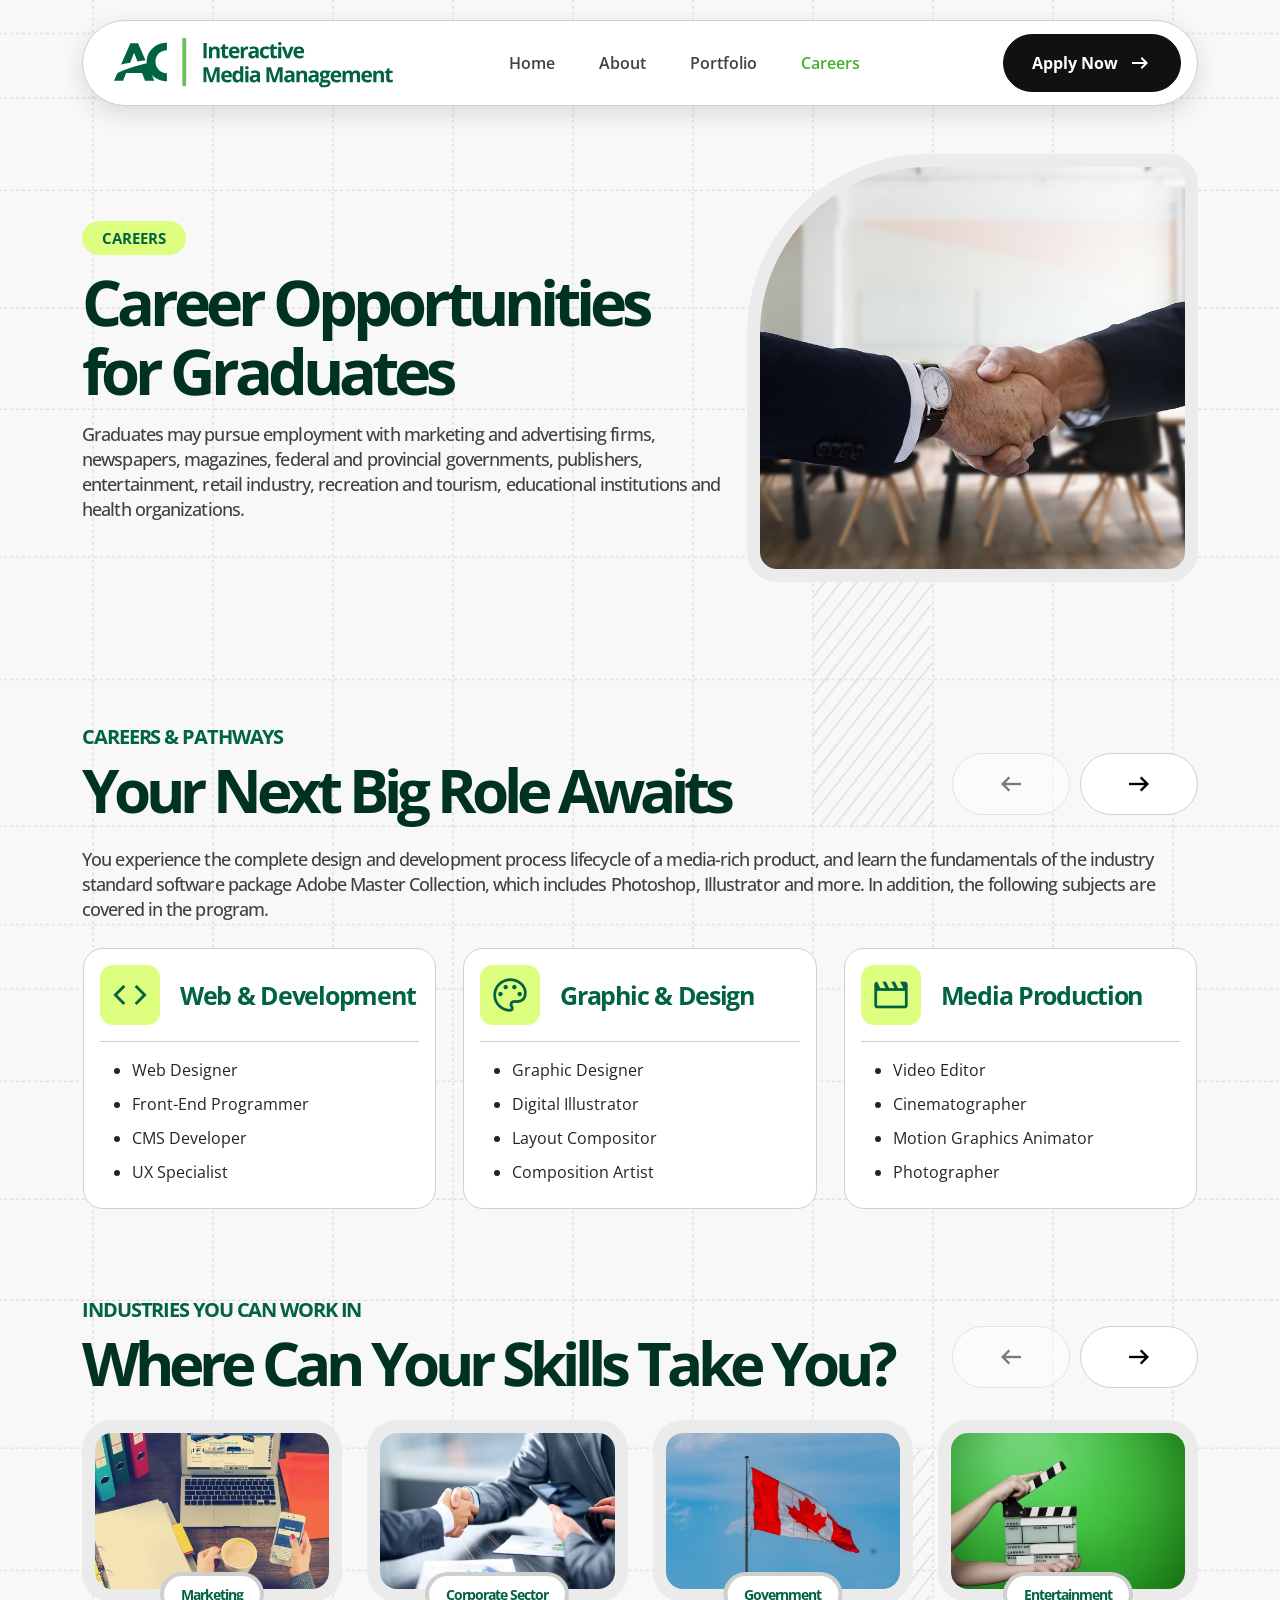
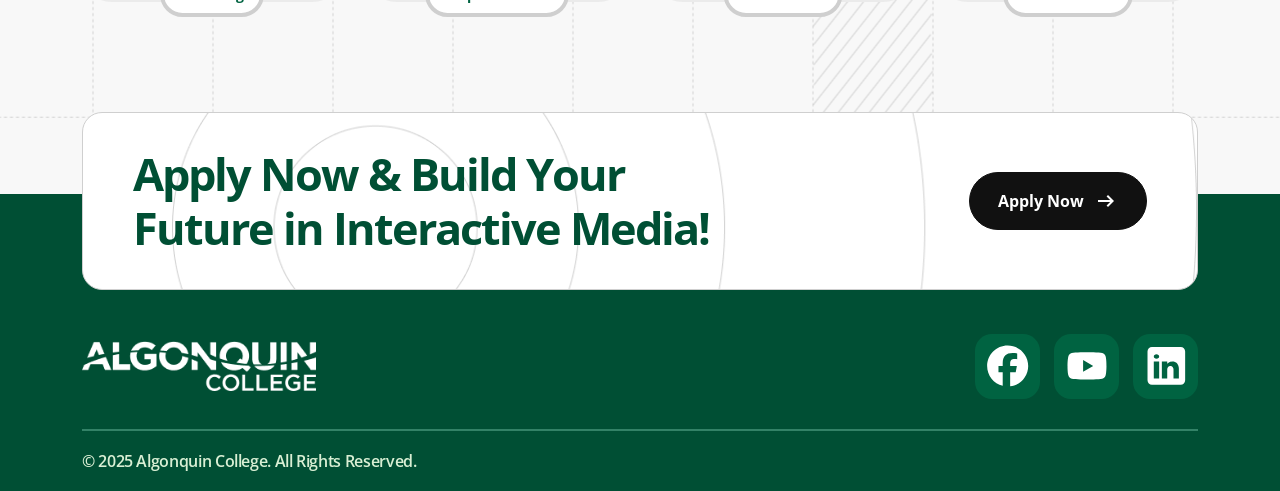
<file: careers.html>
<!--                                                                     
  ___  __  __  __  __ 
 |_ _||  \/  ||  \/  |
  | ||| |\/| || |\/| |
  | ||| |  | || |  | |
 |___||_|  |_||_|  |_|  
-->
<!DOCTYPE html>
<html lang="en">
<head>
    <meta charset="UTF-8">
    <meta name="viewport" content="width=device-width, initial-scale=1.0">
    <meta name="description" content="Interactive Media Management - Algonquin College">
    <meta name="author" content="">
	<title>Careers | Interactive Media Management</title>
    <link rel="icon" type="image/png" href="assets/images/favicon.ico">
    <!-- Google Fonts -->
    <link rel="preconnect" href="https://fonts.googleapis.com">
    <link rel="preconnect" href="https://fonts.gstatic.com" crossorigin>
    <link href="https://fonts.googleapis.com/css2?family=Open+Sans:ital,wght@0,300..800;1,300..800&display=swap" rel="stylesheet">
    <!-- Google Icons -->
    <link href="https://fonts.googleapis.com/css2?family=Material+Symbols+Outlined" rel="stylesheet" />
    <!-- Bootstrap CSS -->
    <link href="assets/css/bootstrap/bootstrap.min.css" rel="stylesheet">
    <!-- Owl Carousel CSS -->
    <link rel="stylesheet" href="assets/css/owl-carousel/owl.carousel.min.css">
    <link rel="stylesheet" href="assets/css/owl-carousel/owl.theme.default.min.css">
    <!-- Custom CSS -->
    <link rel="stylesheet" href="assets/css/custom/theme.css">
</head>
<body>

    <!-- Header: Logo, Menu, Hamburger etc. -->
    <header>
        <section class="">
            <div class="container">
                <div class="header">
                    <div class="main-header">
                        <div class="logo d-inline-flex">
                            <a href="index.html" class="d-inline-flex">
                                <img src="assets/images/logo-imm.svg" alt="Interactive Media Management Logo">
                            </a>
                        </div>
                        <div class="navigation">
                            <nav>
                                <div class="main-menu">
                                    <div class="close-menu">
                                        <a href="#" onclick="mobileNavigationOff()">
                                            <span class="material-symbols-outlined">
                                                close
                                                </span>
                                        </a>
                                    </div>
                                    <ul class="no-style-list p-0 m-0 theme-menu">
                                        <li><a href="index.html">Home</a></li>
                                        <li><a href="about.html">About</a></li>
                                        <li><a href="portfolio.html">Portfolio</a></li>
                                        <li><a href="careers.html">Careers</a></li>
                                    </ul>
                                    <div class="d-block d-lg-none mt-5 px-3">
                                        <a href="https://www.ontariocolleges.ca/en/apply-now?collegeCode=ALGO&programCode=0300X01F" class="theme-button black w-100" target="_blank">
                                            <span class="theme-button-text">Apply Now</span>
                                            <span class="material-symbols-outlined">arrow_right_alt</span>
                                        </a>
                                    </div>
                                </div>
                            </nav>
                        </div>
                        <div class="header-icons">
                            <div class="hamburger">
                                <a href="#" onclick="mobileNavigationOn()"><span class="material-symbols-outlined">
                                    menu
                                    </span>
                                </a>
                            </div>
                            <div class="ps-2 d-none d-lg-block">
                                <a href="https://www.ontariocolleges.ca/en/apply-now?collegeCode=ALGO&programCode=0300X01F" class="theme-button black" target="_blank">
                                    <span class="theme-button-text">Apply Now</span>
                                    <span class="material-symbols-outlined">arrow_right_alt</span>
                                </a>
                            </div>
                        </div>
                    </div>
                </div>
            </div>
        </section>
    </header>
    <!-- Main -->
     <main>
        <section class="">
            <div class="container">
                <div class="row align-items-center my-5">
                    <div class="col-md-7">
                        <div class="inner-hero-text">
                            <span class="inner-banner-highlights">CAREERS</span>
                            <h1 class="inner-banner-heading mt-2 pt-1 mb-3">Career Opportunities for Graduates</h1>
                            <p class="body-text mt-3 mt-md-0">Graduates may pursue employment with marketing and advertising firms, newspapers, magazines, federal and provincial governments, publishers, entertainment, retail industry, recreation and tourism, educational institutions and health organizations.</p>
                        </div>
                    </div>
                    <div class="col-md-5 mt-4 mt-md-0">
                        <div class="inner-hero-slider">                            
                            <div class="inner-hero-slider-image" style="background-image: url('assets/images/career.jpg');">&nbsp;</div>
                        </div>
                    </div>
                </div>
            </div>
        </section>
        <section class="course-heading-full-width">
            <div class="container pt-4 mt-4 mt-md-3 pt-md-5">
                <div class="pt-4">
                    <div class="position-relative owl-heading-btns">
                        <div class="">
                            <h3 class="heading-medium">CAREERS & PATHWAYS</h3>
                            <h2 class="heading-text mt-2">Your Next Big Role Awaits</h2>
                            <p class="body-text pt-3">You experience the complete design and development process lifecycle of a media-rich product, and learn the fundamentals of the industry standard software package Adobe Master Collection, which includes Photoshop, Illustrator and more. In addition, the following subjects are covered in the program.</p>
                        </div>
                        <div class="owl-carousel owl-theme theme-arrow careers-coursel-owl pt-2">
                            <!-- Web & Development -->
                            <div class="item">
                                <div class="theme-box p-3">                            
                                    <div class="course-box">
                                        <div class="course-icon">
                                            <span class="material-symbols-outlined">code</span>
                                        </div>
                                        <div class="course-text">
                                            <h3 class="course-heading">Web & Development</h3>
                                        </div>
                                    </div>
                                    <div class="mt-3 pt-3 pb-2 theme-border-top">
                                        <ul class="theme-list">
                                            <li>Web Designer</li>
                                            <li>Front-End Programmer</li>
                                            <li>CMS Developer</li>
                                            <li>UX Specialist</li>
                                        </ul>
                                    </div>
                                </div>
                            </div>
                        
                            <!-- Graphic & Design -->
                            <div class="item">
                                <div class="theme-box p-3">                            
                                    <div class="course-box">
                                        <div class="course-icon">
                                            <span class="material-symbols-outlined">palette</span>
                                        </div>
                                        <div class="course-text">
                                            <h3 class="course-heading">Graphic & Design</h3>
                                        </div>
                                    </div>
                                    <div class="mt-3 pt-3 pb-2 theme-border-top">
                                        <ul class="theme-list">
                                            <li>Graphic Designer</li>
                                            <li>Digital Illustrator</li>
                                            <li>Layout Compositor</li>
                                            <li>Composition Artist</li>
                                        </ul>
                                    </div>
                                </div>
                            </div>
                        
                            <!-- Media Production -->
                            <div class="item">
                                <div class="theme-box p-3">                            
                                    <div class="course-box">
                                        <div class="course-icon">
                                            <span class="material-symbols-outlined">movie</span>
                                        </div>
                                        <div class="course-text">
                                            <h3 class="course-heading">Media Production</h3>
                                        </div>
                                    </div>
                                    <div class="mt-3 pt-3 pb-2 theme-border-top">
                                        <ul class="theme-list">
                                            <li>Video Editor</li>
                                            <li>Cinematographer</li>
                                            <li>Motion Graphics Animator</li>
                                            <li>Photographer</li>
                                        </ul>
                                    </div>
                                </div>
                            </div>
                        
                            <!-- Project Management -->
                            <div class="item">
                                <div class="theme-box p-3">                            
                                    <div class="course-box">
                                        <div class="course-icon">
                                            <span class="material-symbols-outlined">work</span>
                                        </div>
                                        <div class="course-text">
                                            <h3 class="course-heading">Project Management</h3>
                                        </div>
                                    </div>
                                    <div class="mt-3 pt-3 pb-2 theme-border-top">
                                        <ul class="theme-list">
                                            <li>Media Project Manager</li>
                                            <li>Creative Director</li>
                                            <li>Studio Manager</li>
                                            <li>Interaction Producer</li>
                                        </ul>
                                    </div>
                                </div>
                            </div>
                        
                            <!-- Marketing & Social Media -->
                            <div class="item">
                                <div class="theme-box p-3">                            
                                    <div class="course-box">
                                        <div class="course-icon">
                                            <span class="material-symbols-outlined">share</span>
                                        </div>
                                        <div class="course-text">
                                            <h3 class="course-heading">Marketing & Social Media</h3>
                                        </div>
                                    </div>
                                    <div class="mt-3 pt-3 pb-2 theme-border-top">
                                        <ul class="theme-list">
                                            <li>Social Media Creator</li>
                                            <li>Media Planner</li>
                                            <li>Data Visualizer</li>
                                            <li>Marketing Specialist</li>
                                        </ul>
                                    </div>
                                </div>
                            </div>
                        
                            <!-- Development & Tech -->
                            <div class="item">
                                <div class="theme-box p-3">                            
                                    <div class="course-box">
                                        <div class="course-icon">
                                            <span class="material-symbols-outlined">developer_mode</span>
                                        </div>
                                        <div class="course-text">
                                            <h3 class="course-heading">Development & Tech</h3>
                                        </div>
                                    </div>
                                    <div class="mt-3 pt-3 pb-2 theme-border-top">
                                        <ul class="theme-list">
                                            <li>Server-Side Developer</li>
                                            <li>Dynamic Media Developer</li>
                                            <li>Interactive Media Producer</li>
                                            <li>Front-End Programmer</li>
                                        </ul>
                                    </div>
                                </div>
                            </div>
                        
                            <!-- Publishing & Advertising -->
                            <div class="item">
                                <div class="theme-box p-3">                            
                                    <div class="course-box">
                                        <div class="course-icon">
                                            <span class="material-symbols-outlined">newspaper</span>
                                        </div>
                                        <div class="course-text">
                                            <h3 class="course-heading">Publishing & Advertising</h3>
                                        </div>
                                    </div>
                                    <div class="mt-3 pt-3 pb-2 theme-border-top">
                                        <ul class="theme-list">
                                            <li>Digital Publisher</li>
                                            <li>Advertising Designer</li>
                                            <li>Online Publications Editor</li>
                                            <li>Content Strategist</li>
                                        </ul>
                                    </div>
                                </div>
                            </div>
                        </div>
                    </div>
                </div>
            </div>
        </section>
        <section>
            <div class="container pt-4 mt-4 mt-md-3 pt-md-5">
                <div class="pt-4">
                    <div class="position-relative owl-heading-btns">
                        <div class="">
                            <h3 class="heading-medium">INDUSTRIES YOU CAN WORK IN</h3>
                            <h2 class="heading-text mt-2">Where Can Your Skills Take You?</h2>
                        </div>
                        <div class="owl-carousel owl-theme theme-arrow industries-coursel-owl pt-3">
                            <div class="item">
                                <div class="industry-border-wrap">
                                    <div class="industry-border">
                                        <img src="assets/images/marketing.jpg" alt="Marketing" class="img-fluid">
                                    </div>
                                    <span class="theme-tag">Marketing</span>
                                </div>
                            </div>
                            <div class="item">
                                <div class="industry-border-wrap">
                                    <div class="industry-border">
                                        <img src="assets/images/corporate-sector.jpg" alt="Corporate Sector" class="img-fluid">
                                    </div>
                                    <span class="theme-tag">Corporate Sector</span>
                                </div>
                            </div>
                            <div class="item">
                                <div class="industry-border-wrap">
                                    <div class="industry-border">
                                        <img src="assets/images/government.jpg" alt="Government" class="img-fluid">
                                    </div>
                                    <span class="theme-tag">Government</span>
                                </div>
                            </div>
                            <div class="item">
                                <div class="industry-border-wrap">
                                    <div class="industry-border">
                                        <img src="assets/images/entertainment.jpg" alt="Entertainment" class="img-fluid">
                                    </div>
                                    <span class="theme-tag">Entertainment</span>
                                </div>
                            </div>
                            <div class="item">
                                <div class="industry-border-wrap">
                                    <div class="industry-border">
                                        <img src="assets/images/digital-publishing.jpg" alt="Digital Publishing" class="img-fluid">
                                    </div>
                                    <span class="theme-tag">Digital Publishing</span>
                                </div>
                            </div>
                        </div>
                    </div>
                </div>
            </div>
        </section>
        <section class="overlap-footer">
            <div class="container pt-4 mt-4 mt-md-3 pt-md-5">
                <div class="pt-4">
                    <div class="cta-wrap">
                        <div class="row align-items-center">
                            <div class="col-md-7">
                                <h2 class="cta-heading-text">Apply Now & Build Your Future in Interactive Media!</h2>
                            </div>
                            <div class="col-md-5">
                                <div class="d-flex justify-content-start justify-content-md-end mt-3 mt-md-0">
                                    <a href="https://www.ontariocolleges.ca/en/apply-now?collegeCode=ALGO&programCode=0300X01F" target="_blank" class="theme-button black">
                                        <span class="theme-button-text">Apply Now</span>
                                        <span class="material-symbols-outlined">arrow_right_alt</span>
                                    </a>
                                </div>
                            </div>
                        </div>
                    </div>
                </div>
            </div>
        </section>
     </main>
     <footer class="footer top-space">
        <section>
            <div class="container">
                <div class="row align-items-center">
                    <div class="col-6">
                        <div class="footer-logo">
                            <a href="index.html">
                                <img src="assets/images/ac-logo-white.png" alt="Interactive Media Management Logo" class="img-fluid">
                            </a>
                        </div>
                    </div>
                    <div class="col-6">
                        <ul class="footer-social">
                            <li><a href="#"><svg xmlns="http://www.w3.org/2000/svg" width="42" height="42" viewBox="0 0 42 42" fill="none"><path d="M41.1998 20.9321C41.1998 9.5919 32.0066 0.398682 20.6664 0.398682C9.32616 0.398682 0.132935 9.5919 0.132935 20.9321C0.132935 30.5615 6.76276 38.6418 15.7063 40.861V27.2071H11.4723V20.9321H15.7063V18.2283C15.7063 11.2395 18.8693 8.00015 25.7307 8.00015C27.0317 8.00015 29.2764 8.25559 30.1947 8.5102V14.198C29.7101 14.147 28.8682 14.1216 27.8227 14.1216C24.456 14.1216 23.155 15.3971 23.155 18.7128V20.9321H29.862L28.7097 27.2071H23.155V41.3152C33.3223 40.0873 41.2006 31.4304 41.2006 20.9321H41.1998Z" fill="white"/></svg></a></li>
                            <li><a href="#"><svg xmlns="http://www.w3.org/2000/svg" width="40" height="28" viewBox="0 0 40 28" fill="none"><path fill-rule="evenodd" clip-rule="evenodd" d="M35.2204 1.11071C36.8977 1.55969 38.2157 2.87775 38.6647 4.55499C39.4793 7.59198 39.4793 13.9321 39.4793 13.9321C39.4793 13.9321 39.4793 20.2723 38.6647 23.3093C38.2157 24.9865 36.8977 26.3046 35.2204 26.7536C32.1834 27.5681 20.0002 27.5681 20.0002 27.5681C20.0002 27.5681 7.81695 27.5681 4.77996 26.7536C3.10272 26.3046 1.78466 24.9865 1.33569 23.3093C0.521118 20.2723 0.521118 13.9321 0.521118 13.9321C0.521118 13.9321 0.521118 7.59198 1.33569 4.55499C1.78466 2.87775 3.10272 1.55969 4.77996 1.11071C7.81695 0.296143 20.0002 0.296143 20.0002 0.296143C20.0002 0.296143 32.1834 0.296143 35.2204 1.11071ZM26.2216 13.9321L16.1004 19.7752V8.089L26.2216 13.9321Z" fill="white"/></svg></a></li>
                            <li><a href="#"><svg xmlns="http://www.w3.org/2000/svg" width="46" height="46" viewBox="0 0 46 46" fill="none"><path d="M37.6693 4.11597H8.99733C6.52437 4.11597 4.51733 6.12301 4.51733 8.59597V37.268C4.51733 39.7409 6.52437 41.748 8.99733 41.748H37.6693C40.1423 41.748 42.1493 39.7409 42.1493 37.268V8.59597C42.1493 6.12301 40.1423 4.11597 37.6693 4.11597ZM16.1653 18.452V35.476H10.7893V18.452H16.1653ZM10.7893 13.4971C10.7893 12.2427 11.8645 11.284 13.4773 11.284C15.0901 11.284 16.1026 12.2427 16.1653 13.4971C16.1653 14.7515 15.1618 15.764 13.4773 15.764C11.8645 15.764 10.7893 14.7515 10.7893 13.4971ZM35.8773 35.476H30.5013C30.5013 35.476 30.5013 27.179 30.5013 26.516C30.5013 24.724 29.6053 22.932 27.3653 22.8961H27.2937C25.1253 22.8961 24.2293 24.7419 24.2293 26.516C24.2293 27.3313 24.2293 35.476 24.2293 35.476H18.8533V18.452H24.2293V20.7457C24.2293 20.7457 25.9586 18.452 29.4351 18.452C32.9922 18.452 35.8773 20.898 35.8773 25.8529V35.476Z" fill="white"/></svg></a></li>
                        </ul>
                    </div>
                </div>
            </div>
        </section>
        <section>
            <div class="container">
                <div class="footer-bottom">
                    <p class="footer-bottom-text">&copy; 2025 Algonquin College. All Rights Reserved.</p>
                </div>
            </div>
        </section>
     </footer>
    <!-- jquery -->
    <script src="assets/js/jquery/jquery.min.js"></script>
    <!-- Bootstrap JS -->
    <script src="assets/js/bootstrap/bootstrap.bundle.min.js"></script> 
    <!-- Owl Carousel JS -->
    <script src="assets/js/owl-carousel/owl.carousel.min.js"></script>
    <!-- Custom JS -->
    <script src="assets/js/custom/theme.js"></script>
</body>
</html>
</file>
<file: assets/css/custom/theme.css>
/* ====================== Start: Variables ====================== */
:root {
    --accent: #DEFE7F;
    --primary: #006341;
    --secondary: #00703C;
    --background: #F8F8F8;
    --black: #000000;
    
    --base-100: #FFFFFF;
    --base-300: #CFCFCF;
    --base-400: #B8B8B8;
    --base-700: #414141;
    --base-800: #292929;
    --base-900: #111111;
    
    --deep-green-100: #CCE0D9;
    --deep-green-300: #66A18D;
    --deep-green-400: #338267;
    --deep-green-500: #006341;
    --deep-green-600: #004F34;
    --deep-green-800: #003221;
    
    --lime-green-100: #D9EFD4;
    --lime-green-200: #B4DFAA;
    --lime-green-300: #8ED07F;
    --lime-green-400: #69C055;
    --lime-green-500: #43B02A;
    --lime-green-600: #368D22;    
}
/* ====================== End: Variables ====================== */


/* ====================== Start: Global Style ====================== */
* {
    font-family: "Open Sans", sans-serif;
}

body {
	background-image: url("../../../assets/images/main-bg-grid.png");
	background-size: auto;
	background-repeat: repeat;
	background-position: center bottom;
    font-size: 16px;
    background-color: var(--background);
}

/* For WebKit browsers (Chrome, Safari) */
::-webkit-scrollbar {
    width: 10px;
}

::-webkit-scrollbar-thumb {
    background-color: var(--lime-green-500);
    border-radius: 5px;
}

/* For Firefox */
* {
    scrollbar-width: thin;
    scrollbar-color: var(--lime-green-500) var(--base-200);
}

a {
    text-decoration: none;
}

.no-style-list {
    list-style: none;
}

.theme-button {
    display: inline-flex;
    padding: 14px 18px;
    justify-content: center;
    align-items: center;
    gap: 10px;
    border-radius: 100px;
    font-size: 14px;
    font-weight: 700;
    -webkit-transition: background-color 0.3s ease-in-out, border-color 0.3s ease-in-out, color 0.3s ease-in-out;
    -moz-transition: background-color 0.3s ease-in-out, border-color 0.3s ease-in-out, color 0.3s ease-in-out;
    -o-transition: background-color 0.3s ease-in-out, border-color 0.3s ease-in-out, color 0.3s ease-in-out;
    transition: background-color 0.3s ease-in-out, border-color 0.3s ease-in-out, color 0.3s ease-in-out;
}  

.theme-button.black {    
    background-color: var(--base-900); 
    color: var(--base-100);
    border: 1px solid  var(--base-900);
}

.theme-button.black:hover {
    background-color: var(--secondary);
    border-color: var(--secondary);
}  

.theme-button.white {    
    border: 1px solid var(--base-300);
    background: var(--base-100);
    color: var(--base-900);
}

.theme-button.white:hover {
    color: var(--base-100);
    background-color: var(--secondary);
    border-color: var(--secondary);
}  

.heading-text {
    color: var(--deep-green-800);
    font-size: 30px;
    font-weight: 700;
    line-height: 1em;
    letter-spacing: -1px;
}

.heading-text-highlight {
    position: relative;    
    display: inline-block;
}

.heading-text-highlight::before {
	position: absolute;
	content: "";
	height: 15px;
	background-color: var(--lime-green-200);
	bottom: 5px;
	width: calc(100% + 15px);
	left: -5px;
	z-index: -1;
	border-radius: 50px;
    display: none;
}

.body-text {
    color: var(--base-700);
    font-size: 16px;
    font-weight: 500;
    line-height: 1.4em;
    letter-spacing: -0.9px;
}

.heading-tiny {
    font-size: 18px;
    font-weight: 700;
    color: var(--base-800);
    letter-spacing: -0.9px;
    margin: 0;
}

.heading-medium {
    color: var(--deep-green-500);
    font-size: 20px;
    letter-spacing: -1.1px;
    margin: 0;
    font-weight: 700;
}

.theme-tag {
	color: var(--deep-green-500);
	font-size: 14px;
	font-weight: 700;
	letter-spacing: -1px;
	border-radius: 100px;
	border: 4px solid var(--base-300);
	background: var(--base-100);
	padding: 4px 17px;
	display: inline-flex;
	align-items: center;
	justify-content: center;
    min-height: 45px;
}

.theme-tag.gray {
	color: var(--base-700);
	font-weight: 400;
}

.theme-arrow .owl-nav {
    display: flex;
    justify-content: center;
    align-items: center;
    gap: 10px;
}

.theme-arrow .owl-nav > button[type="button"] {
    border-radius: 40px;
    border: 1px solid var(--base-300) !important;
    background-color: var(--base-100);
    display: flex;
    padding: 0 !important;
    justify-content: center;
    align-items: center;
    height: 42px;
    width: 88px;
    -webkit-transition: background-color 0.3s ease-in-out, border-color 0.3s ease-in-out, color 0.3s ease-in-out;
    -moz-transition: background-color 0.3s ease-in-out, border-color 0.3s ease-in-out, color 0.3s ease-in-out;
    -o-transition: background-color 0.3s ease-in-out, border-color 0.3s ease-in-out, color 0.3s ease-in-out;
    transition: background-color 0.3s ease-in-out, border-color 0.3s ease-in-out, color 0.3s ease-in-out;
    color: var(--black);
    margin: 0 !important;
}

.theme-arrow .owl-nav > button span {
	font-size: 22px;
}

.theme-arrow .owl-nav > button:hover {
    background-color: var(--lime-green-500) !important;
    border: 1px solid var(--lime-green-500) !important;
}

.theme-arrow .owl-nav button.disabled {
    pointer-events: none;
}

.theme-box {
	border-radius: 20px;
	border: 1px solid var(--base-300);
	background: var(--base-100);
	overflow: hidden;
    margin: 1px;
}

.theme-link {
    color: var(--deep-green-400);
    font-size: 16px;
    font-weight: 700;
    letter-spacing: -0.9px;
    text-decoration: underline;
    white-space: nowrap;
}

.theme-link:hover {
    opacity: 0.8;
}

.theme-border-top {
	border-top: 1px solid var(--base-300);
}

.heading-24 {
    color: var(--deep-green-900);
    font-size: 19px;
    font-weight: 700;
    letter-spacing: -0.9px;
    margin-bottom: 5px;
}

.heading-24.green {
    color: var(--deep-green-500);
}

.heading-17 {
    color: var(--lime-green-500);
    font-size: 16px;
    font-weight: 700;
    letter-spacing: -0.9px;
    margin: 0;
}

.theme-list {
	margin: 0;
}

.theme-list li {
	padding-bottom: 10px;
}

.theme-list li:last-child {
	padding-bottom: 0;
}

.theme-tabs .nav {
    gap: 16px;
}

.theme-tabs .nav li.nav-item .nav-link {
    display: flex;
    padding: 6px 28px;
    justify-content: center;
    align-items: center;
    gap: 10px;
    border-radius: 100px;
    border: 2px solid var(--deep-green-100);
    background: var(--base-100);
    color: var(--deep-green-500);
    font-size: 16px;
    font-weight: 500;
    letter-spacing: -0.9px;
}

.theme-tabs .nav li.nav-item .nav-link.active {
    background: var(--deep-green-500);
    border-color: var(--deep-green-500);
    color: var(--accent);
}

.portfolio-image {
	width: 100%;
	height: 290px;
	object-fit: cover;
	background-position: top;
	object-position: center;
	border-radius: 20px;
	border: 13px solid #EBEBEB;
	overflow: hidden;
    cursor: pointer;
}

.portfolio-image:hover {
    opacity: 0.8;
}

@media only screen and (min-width: 36em) {    
    .theme-button {
        padding: 16px 24px;
        font-size: 15px;
    }  
    .heading-text {
        font-size: 32px;
        line-height: 1.1em;
    }
}

@media only screen and (min-width: 62em) {
    .heading-text {
        font-size: 47px;
        letter-spacing: -5px;
        line-height: 1.1;
    }
    .theme-button {
        padding: 16px 28px;
        font-size: 16px;
    }  
    .heading-text-highlight::before {
        height: 18px;
        bottom: 9px;
        display: inline-flex;
    }    
    .theme-arrow .owl-nav > button[type="button"] {
        height: 62px;
        width: 118px;
    }
    .theme-arrow .owl-nav > button span {
        font-size: 30px;
    }    
    .heading-24 {
        font-size: 24px;
    }
    
    .heading-17 {
        font-size: 18px;
    }
}

@media only screen and (min-width: 75em) {
    .heading-text-highlight::before {
        bottom: 11px;
    }
    .heading-text {
        font-size: 60px;
        line-height: 1.1;
    }
    .theme-tag {    
        font-size: 14px;
    }
    .body-text {
        font-size: 18px;
    }
}

@media only screen and (min-width: 87.5em) {
    .container {
        max-width: 1304px;
    }
    .heading-text-highlight::before {
        height: 20px;
        bottom: 11px;
    }
    .theme-tag {    
        min-height: 45px;
        height: 45px;
        font-size: 17px;
    }
}

/* ====================== End: Global Style ====================== */

/* ====================== Start: Header ====================== */
.header {
    border-radius: 50px;
    border: 1px solid #CFCFCF;
    background-color: #ffffff;
    box-shadow: 0px 8px 25px 0px rgba(0, 0, 0, 0.12);
    margin: 20px auto 0;
    padding: 0 20px;
}

.main-header {
    display: flex;
    align-items: center;
    justify-content: space-between;
    padding: 13px 0px;
}

.logo img {
	max-height: 30px;
}

.header-icons {
    display: flex;
    align-items: center;
    gap: 15px;
}

.header-icons .hamburger a {
	color: var(--black);
	display: flex;
}

.header-icons .hamburger a span {
	font-size: 35px;
}

.header-icons .hamburger:hover {
    opacity: 0.8;
}

.header-icons .cart:hover {
    opacity: 0.8;
}

.mobile-menu-active .main-menu {
    left: 0;
}

.main-menu {
    height: 100vh;
    width: 100%;
    position: fixed;
    z-index: 2;
    background-color: #fff;
    left: -110%;
    top: 0;
    transition: all 500ms;
    -webkit-transition: all 500ms;
    -moz-transition: all 500ms;
    -o-transition: all 500ms;
    -ms-transition: all 500ms;
}

.main-menu ul {
    display: flex;
    align-items: center;
    flex-direction: column;
}

.main-menu ul li {
    width: 100%;
}

.main-menu ul li a {
    width: 100%;
    display: inline-block;
    padding: 12px 15px;
    border-bottom: 1px solid #ddd;    
    color: var(--base-700);
    white-space: nowrap;
    font-weight: 600;
    font-size: 16px;
}

.main-menu ul li a:hover, 
.main-menu ul li a.active {
    color: var(--lime-green-500);
}

.close-menu {
    text-align: right;
    padding: 0;
}

.close-menu a {
	color: var(--black);
	display: inline-flex;
	position: relative;
	margin: 20px 20px 0 0;
}

.close-menu a span {
    font-size: 35px;
}

.close-menu a:hover,
.close-menu a:focus {
    color: var(--primary);
}


@media only screen and (min-width: 62em) {
    .hamburger {
        display: none;
    }

    .main-menu {
        height: inherit;
        width: inherit;
        position: relative;
        z-index: 1;
        background-color: inherit;
        left: inherit;
        top: inherit;
        margin-right: 19px;
    }

    .close-menu {
        display: none;
    }

    .main-menu ul {
        flex-direction: row;
    }

    .main-menu ul li a {
        padding: 2px;
        border-bottom: none;
    }

    .main-menu ul li {        
        margin-right: 40px;
    }

    .main-menu ul li:last-child {
        margin-right: 0;
    }

    .navigation nav {
        display: flex;
        align-items: center;
    }
    
    .logo img {
        max-height: 50px;
    }

    .header {
        padding: 0 16px 0 31px;
    }
}

/* ====================== End: Header ====================== */

/* ====================== Start: Hero Section ====================== */
.banner-highlights {
    border-radius: 50px;
    background: var(--accent);
    padding: 6px 10px;
    color: var(--deep-green-500);
    font-size: 12px;
    font-weight: 700;
    display: inline-flex;
}

.hero-slider-image {
    border-radius: 30px;
    height: 350px;
	border: 13px solid #EBEBEB;
	display: flex;
	justify-content: center;
	align-items: flex-end;
	margin-bottom: 23px;
    background-position: center;
    background-size: cover;
    background-repeat: no-repeat;
}

.hero-slider-text {
    margin: 0 0 -29px;
	color: var(--deep-green-500);
	font-size: 14px;
	font-weight: 700;
	letter-spacing: -1px;
	border-radius: 100px;
	border: 4px solid var(--base-300);
	background: var(--base-100);
	padding: 4px 17px;
	display: inline-flex;
	align-items: center;
	justify-content: center;
    min-height: 45px;
}

.hero-slider .owl-nav button {
	height: 45px;
	width: 45px;
    border-radius: 50px !important;
    border: 5px solid var(--base-300) !important;
    background: var(--base-100) !important;
    display: inline-flex;
    justify-content: center;
    align-items: center;
    margin: 0 !important;
}

.hero-slider .owl-nav button span {
	color: var(--deep-green-500);
	font-size: 35px;
	line-height: 0.7;
	font-weight: 500;
}


.hero-slider .owl-nav .owl-prev {
	position: absolute;
	top: 50%;
    transform: translateY(-50%);
    left: 20px;
	margin: 0 !important;
}

.hero-slider .owl-nav .owl-next {
	position: absolute;
	top: 50%;
    transform: translateY(-50%);
    right: 20px;
	margin: 0 !important;
}

.banner-heading {
    color: var(--deep-green-800);
	font-size: 29px;
    font-weight: 700;
	line-height: 1.5em;
    letter-spacing: -2.2px;
}

.banner-text-highlight {
    position: relative;    
    display: inline-flex;
}

.banner-text-highlight::before {
	position: absolute;
	content: "";
	height: 11px;
	background-color: var(--lime-green-200);
	bottom: 5px;
	width: calc(100% + 15px);
	left: -5px;
	z-index: -1;
	border-radius: 50px;
}

@media only screen and (min-width: 36em) {   
    .banner-highlights {
        padding: 6px 14px;
        font-size: 14px;
    }  
    .banner-heading {
        font-size: 33px;
        line-height: 1em;
    }
}    

@media only screen and (min-width: 48em) { 
    .hero-slider-image {
        border-radius: 180px 30px 30px 30px;
        height: 428px;
    }   
    .hero-slider .owl-nav .owl-prev {
        left: -17px;
    }
    .hero-slider .owl-nav .owl-next {
        right: -17px;
    }
}    

@media only screen and (min-width: 62em) {
    .banner-heading {
        font-size: 53px;
        letter-spacing: -5px;
        line-height: 1.1;
    }
    .banner-highlights {
        font-size: 15px;
        padding: 6px 20px;
    }
    .banner-text-highlight::before {
        height: 18px;
        bottom: 9px;
    }
}

@media only screen and (min-width: 75em) {
    .banner-heading {
        font-size: 63px;
    }
    .banner-text-highlight::before {
        bottom: 11px;
    }
    .hero-slider-text {    
        font-size: 16px;
    }
}

@media only screen and (min-width: 87.5em) {
    .banner-heading {
        font-size: 68px;
    } 
    .banner-highlights {
        font-size: 20px;
    } 
    .banner-text-highlight::before {
        height: 20px;
        bottom: 11px;
    }   
    .hero-slider-text {    
        min-height: 50px;
        height: 50px;
        font-size: 20px;
    }
}

@media only screen and (max-width: 35.99em) {
    .banner-text-highlight {
        font-size: 41px;
    }
}

/* ====================== End: Hero Section ====================== */

/* ====================== Start: Brands ====================== */
.company-box {
	display: flex;
	align-items: center;
	gap: 10px;
    margin-top: 32px;
}

.company-name {
    color: var(--base-900);
    font-size: 18px;
    font-weight: 700;
    letter-spacing: -0.99px;
    margin: 0;
}
/* ====================== End: Brands ====================== */

/* ====================== Start: About ====================== */
.about-boxes {
	display: flex;
	align-items: center;
	align-content: center;
	gap: 18px;
	align-self: stretch;
	flex-wrap: wrap;
}

.about-box {
	display: flex;
	padding: 12px 30px 12px 16px;
	align-items: center;
	gap: 14px;
	border-radius: 40px;
	border: 1px solid var(--base-300);
	background: var(--base-100);
    width: 100%;
}

.about-icon {
	border-radius: 40px;
	background: var(--accent);
	min-width: 75px;
	width: 75px;
	min-height: 44px;
	height: 44px;
	display: flex;
	align-items: center;
	padding: 0 13px;
}

.about-head {
    color: var(--lime-green-500);
    font-size: 16px;
    font-weight: 700;
    letter-spacing: -0.9px;
    margin: 0;
}

.about-desc {
    color: var(--base-900);
    font-size: 18px;
    font-weight: 700;
    letter-spacing: -0.9px;
    margin: 0;
}

@media only screen and (min-width: 48em) {
    .about-box {
        width: auto;
    }
}

/* ====================== End: About ====================== */

/* ====================== Start: Skills ====================== */

.left-panel {
    width: 100%;
}

.right-panel {
    flex: 1;
    border-radius: 20px;
    border: 1px solid var(--base-300);
    background: var(--base-100);
    display: flex;
    padding: 23px 20px;
    align-items: flex-start;
}

.left-panel .accordion-box {
    border-radius: 20px;
    border: 1px solid var(--base-300);
    background: var(--base-100);  
    overflow: hidden;
    margin-bottom: 12px;
}

.left-panel .accordion-box:last-child {
    margin-bottom: 0;
}

.left-panel .accordion-header {
    padding: 25px 30px;
    cursor: pointer;
    display: flex;
    justify-content: space-between;
    align-items: center;
    -webkit-transition: background-color 0.3s ease-in-out, border-color 0.3s ease-in-out, color 0.3s ease-in-out;
    -moz-transition: background-color 0.3s ease-in-out, border-color 0.3s ease-in-out, color 0.3s ease-in-out;
    -o-transition: background-color 0.3s ease-in-out, border-color 0.3s ease-in-out, color 0.3s ease-in-out;
    transition: background-color 0.3s ease-in-out, border-color 0.3s ease-in-out, color 0.3s ease-in-out;
}

.left-panel .accordion-header:not(.active):hover {
    background: var(--lime-green-100);  
}

.accordion-heading {    
    color: var(--deep-green-500);
    font-size: 18px;
    font-weight: 700;
    letter-spacing: -0.96px;
    margin: 0;
}

.left-panel .accordion-content {
    padding: 0 30px 20px 30px;
    display: none;
    margin-top: -17px;
}

.arrow span {
    color: var(--deep-green-500);
    font-size: 22px;
}

.right-panel .tab-content {
    display: none;
    width: 100%;
}

.right-panel .tab-content.active {
	display: block;
	max-height: 386px;
	overflow-y: auto;
	padding: 0 20px 0 0;
}

.course-icon {
    border-radius: 7px;
    background: var(--accent);
    height: 35px;
    min-width: 35px;
    display: inline-flex;
    justify-content: center;
    align-items: center;
}

.course-icon span {
    font-size: 20px;
    color: var(--deep-green-500);
}

.course-heading {
    color: var(--deep-green-500);
    font-size: 18px;
    font-weight: 700;
    letter-spacing: -1.28px;
    margin: 0;
}

.course-box {
	display: flex;
	align-items: center;
	gap: 10px;
}

.course-box-wrap {
	display: flex;
    flex-direction: column;
	width: 100%;
	align-items: flex-start;
    padding-bottom: 12px;
    padding-top: 12px;
    border-bottom: 1px solid var(--base-300);
    gap: 10px;
}

.course-box-wrap:last-child {
    padding-bottom: 0;
    border-bottom: none;
}

.course-box-wrap:first-child {
    padding-top: 0;
}

.course-box-tags {
	display: inline-flex;
	align-items: center;
	gap: 24px;
}

.course-tag {
    position: relative;
}

.course-tag::before {
	content: "";
	width: 1px;
	height: 34px;
	background-color: var(--base-300);
	position: absolute;
	right: -18px;
	top: 50%;
	transform: translateY(-50%);
}

.course-tag:last-child::before {
    display: none;
}

.course-img {
    height: 40px;
    min-width: 40px;
}

@media only screen and (min-width: 48em) { 
    .course-box-wrap {
        justify-content: space-between;
        align-items: center;
        flex-direction: row;
        gap: 0;
    }
    .right-panel .tab-content.active {
        padding: 0 20px;
    }       
    .course-icon {
        height: 40px;
        min-width: 40px;
        border-radius: 13px;
    }
    .course-icon span{
        font-size: 28px;
    }   
    .course-box {
        gap: 20px;
        max-width: calc(100% - 300px);
    }
} 


@media only screen and (min-width: 75em) {    
    .course-heading {
        font-size: 25px;
    }
    .accordion-heading {    
        font-size: 18px;
    }      
    .course-icon {
        height: 60px;
        min-width: 60px;
        border-radius: 13px;
    }
    .course-icon span{
        font-size: 40px;
    }    
}

@media only screen and (min-width: 87.5em) {     
    .course-heading {
        font-size: 28px;
        line-height: 1;
    }
    .accordion-heading {    
        font-size: 22px;
    }  
}

/* ====================== End: Skills ====================== */

/* ====================== Start: Testimonials ====================== */
.testimonials-box {
    border-radius: 32px;
    border: 1px solid var(--base-300);
    background: var(--base-100);
    padding: 25px 25px 90px 25px;
    margin-bottom: 2px;
}

.testimonials-quote {
	color: var(--black);
	font-size: 18px;
	font-weight: 600;
	letter-spacing: -1.1px;
	margin-bottom: 30px;
}


.testimonials-owl {
    position: relative;
}

.testimonials-owl .owl-nav {
	/* margin: 0 !important;
	position: absolute;
    left: 25px;
    bottom: 25px; */
}

@media only screen and (min-width: 48em) {     
    .testimonials-quote {
        font-size: 20px;
    }    
}

@media only screen and (min-width: 62em) {     
    .testimonials-owl .owl-nav {
        /* right: 40px;
        bottom: 40px;
        left: inherit; */
    }  
    .testimonials-box {
        padding: 40px;
    }    
}

@media only screen and (min-width: 75em) {     
    .testimonials-quote {
        font-size: 22px;
    }    
}

/* ====================== End: Testimonials ====================== */

/* ====================== Start: CTA ====================== */
.cta-heading-text {
    color: var(--deep-green-600);
    font-size: 25px;
    font-weight: 700;
    line-height: 1.2;
    letter-spacing: -2px;
    margin: 0;
}

.cta-wrap {
    border-radius: 20px;
    border: 1px solid var(--base-300);
    background: var(--base-100);
    padding: 34px 20px;
    background-image: url("../../../assets/images/cta-bg.png");
    background-position: center;
    background-size: cover;
}

.overlap-footer {
	margin-bottom: -96px;
	position: relative;
}


@media only screen and (min-width: 36em) {
    .cta-heading-text {
        font-size: 28px;
    }    
}

@media only screen and (min-width: 62em) {
    .cta-heading-text {
        font-size: 30px;
    }
    .cta-wrap {
        padding: 34px 50px;
    }
}

@media only screen and (min-width: 75em) {
    .cta-heading-text {
        font-size: 45px;
    }
}

@media only screen and (min-width: 87.5em) {
    .cta-heading-text {
        font-size: 52px;
    }
}

/* ====================== End: CTA ====================== */

/* ====================== Start: Footer ====================== */
.footer {
    background-color: var(--deep-green-600);
}

.footer-social {
    display: flex;
    justify-content: flex-end;
    gap: 14px;
    list-style: none;
    padding: 0;
    margin: 0;
}

.footer-social li a svg {
	height: 20px;
	width: 20px;
}

.footer-logo img {
    max-height: 35px;
}

.footer-social li a {
    border-radius: 10px;
    background: var(--deep-green-500);
    display: flex;
    width: 40px;
    height: 40px;
    justify-content: center;
    align-items: center;
    -webkit-transition: background-color 0.3s ease-in-out, border-color 0.3s ease-in-out, color 0.3s ease-in-out;
    -moz-transition: background-color 0.3s ease-in-out, border-color 0.3s ease-in-out, color 0.3s ease-in-out;
    -o-transition: background-color 0.3s ease-in-out, border-color 0.3s ease-in-out, color 0.3s ease-in-out;
    transition: background-color 0.3s ease-in-out, border-color 0.3s ease-in-out, color 0.3s ease-in-out;
}

.footer-social li a:hover {
    background: var(--lime-green-600);
}

.footer-bottom {
    border-top: 2px solid var(--deep-green-400);
    margin-top: 30px;
    padding-top: 18px;
    padding-bottom: 18px;
}

.footer-bottom-text {
    margin: 0;
    color: var(--lime-green-100);
    font-size: 14px;
    font-weight: 600;
    letter-spacing: -0.36px;
}

.footer {
	padding-top: 40px;
}

.footer.top-space {
	padding-top: 140px;
}

@media only screen and (min-width: 48em) {
    .footer-logo img {
        max-height: 50px;
    }
    .footer-social li a svg {
        height: auto;
        width: auto;
    }
    .footer-social li a {
        width: 65px;
        height: 65px;
        border-radius: 17px;
    }
    .footer-bottom-text {
        font-size: 16px;
    }    
}
/* ====================== End: Footer ====================== */

/* ====================== Start: Inner Pages ====================== */
.inner-banner-heading {
    color: var(--deep-green-800);
	font-size: 29px;
    font-weight: 700;
	line-height: 1.1em;
    letter-spacing: -2.2px;
}

.inner-banner-highlights {
    border-radius: 50px;
    background: var(--accent);
    padding: 6px 10px;
    color: var(--deep-green-500);
    font-size: 12px;
    font-weight: 700;
    display: inline-flex;
}


.inner-hero-slider-image {
    border-radius: 30px;
    height: 350px;
	border: 13px solid #EBEBEB;
	display: flex;
	justify-content: center;
	align-items: flex-end;
	margin-bottom: 23px;
    background-position: center;
    background-size: cover;
    background-repeat: no-repeat;
}

.prof-photo img {
	width: 100%;
	height: 210px;
	object-fit: cover;
	background-position: top;
	object-position: center;
	border-radius: 10px;
    background: #f8f8f8;
}

.about-gallery-box {
    border: 13px solid #EBEBEB;
    border-radius: 30px;
    overflow: hidden;
}

.industry-border {
	border: 13px solid #EBEBEB;
	border-radius: 30px;
	overflow: hidden;
}

.industry-border-wrap {
	position: relative;
	padding-bottom: 22px;
}

.industry-border-wrap .theme-tag {
	position: absolute;
	left: 50%;
	transform: translateX(-50%);
	bottom: 7px;
	z-index: 999;
    white-space: nowrap;
}

@media only screen and (min-width: 36em) {   
    .inner-banner-heading {
        font-size: 33px;
        line-height: 1.2em;
    }
    .inner-banner-highlights {
        padding: 6px 14px;
        font-size: 14px;
    }  
}    

@media only screen and (min-width: 48em) { 
    .inner-hero-slider-image {
        border-radius: 180px 30px 30px 30px;
        height: 428px;
    }   
    .course-heading-full-width .course-box {
        max-width: 100% !important;
    }
}

@media only screen and (min-width: 62em) {
    .inner-banner-heading {
        font-size: 53px;
        letter-spacing: -5px;
        line-height: 1.1;
    }
    .inner-banner-highlights {
        font-size: 15px;
        padding: 6px 20px;
    }
}

@media only screen and (min-width: 75em) {
    .inner-banner-heading {
        font-size: 63px;
    }
    .owl-heading-btns .heading-text {
        width: calc(100% - 270px);
    }  
    .owl-heading-btns .owl-nav {
        position: absolute;
        top: 28px;
        right: 0;
        margin: 0;
    }
    
    .owl-heading-btns .theme-arrow {
        position: unset;
    }
    
}

@media only screen and (min-width: 87.5em) {
    .inner-banner-heading {
        font-size: 68px;
    } 
    .inner-banner-highlights {
        font-size: 20px;
    }   
}

@media only screen and (max-width: 35.99em) {
    .banner-text-highlight {
        font-size: 41px;
    }
}
/* ====================== End: Inner Pages ====================== */
</file>
